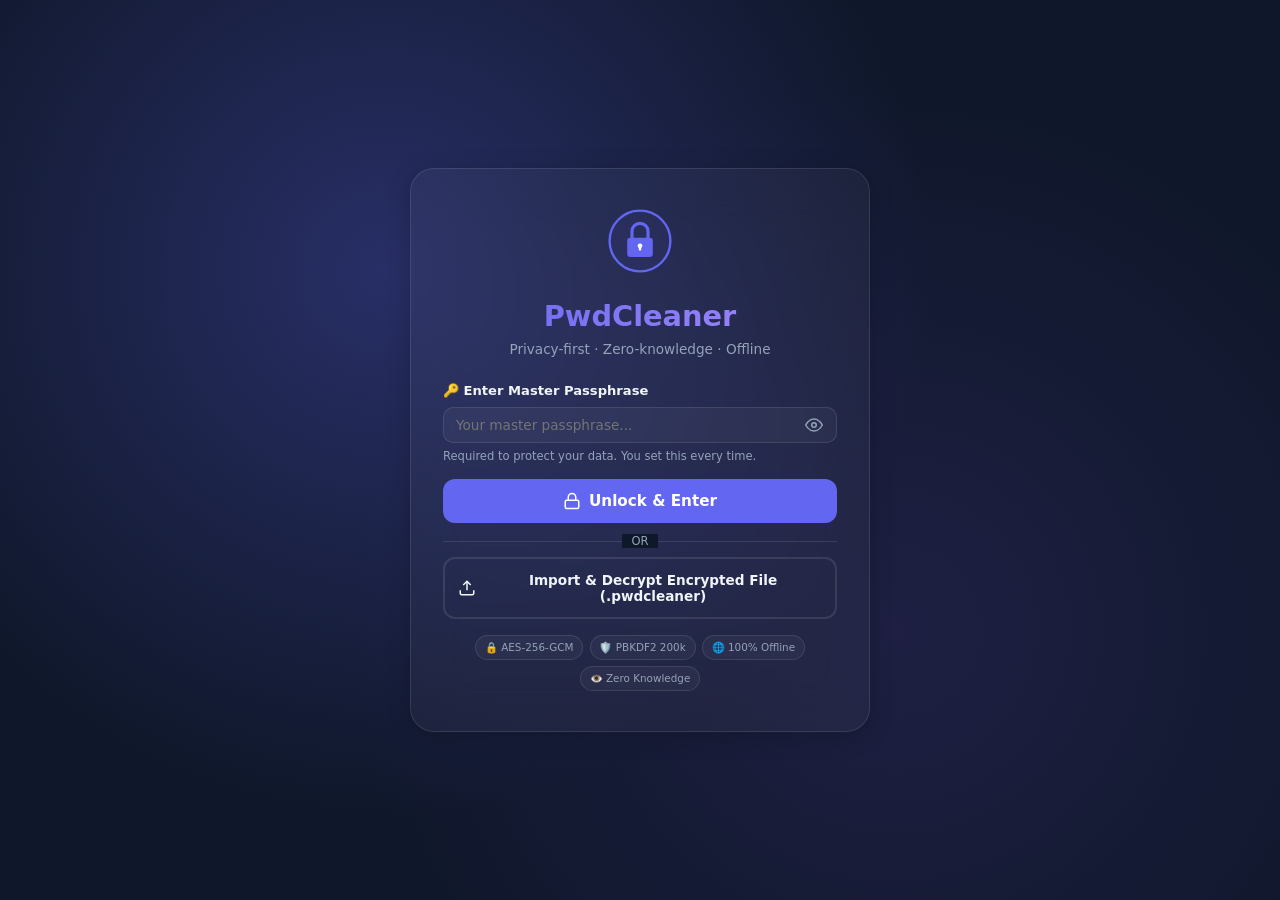
<file: index.html>
<!DOCTYPE html>
<html lang="en" data-theme="dark">
<head>
  <meta charset="UTF-8">
  <meta name="viewport" content="width=device-width, initial-scale=1.0">
  <meta name="description" content="Privacy-first password manager duplicate cleaner & universal format converter. Supports 40+ formats. All processing client-side.">
  <meta name="theme-color" content="#6366f1">
  <title>PwdCleaner – Password Manager Duplicate Cleaner & Format Converter</title>
  <link rel="manifest" href="manifest.json">
  <link rel="stylesheet" href="styles.css">
</head>
<body>
  <!-- ===== LOCK SCREEN (Master Passphrase Gate) ===== -->
  <div class="lock-screen" id="lockScreen">
    <div class="lock-card">
      <div class="lock-icon">
        <svg viewBox="0 0 80 80" fill="none">
          <circle cx="40" cy="40" r="38" stroke="#6366f1" stroke-width="3" fill="rgba(99,102,241,0.05)"/>
          <rect x="24" y="36" width="32" height="24" rx="4" fill="#6366f1"/>
          <path d="M30 36v-8a10 10 0 0120 0v8" stroke="#6366f1" stroke-width="4" fill="none" stroke-linecap="round"/>
          <circle cx="40" cy="46" r="3" fill="#fff"/>
          <rect x="38.5" y="46" width="3" height="6" rx="1" fill="#fff"/>
        </svg>
      </div>
      <h1>PwdCleaner</h1>
      <p>Privacy-first · Zero-knowledge · Offline</p>

      <div class="lock-form">
        <div class="lock-field">
          <label for="lockMasterPass">🔑 Enter Master Passphrase</label>
          <div style="position:relative;">
            <input type="password" id="lockMasterPass" placeholder="Your master passphrase..." autocomplete="off" style="padding-right:44px;">
            <button type="button" id="lockToggleVis" style="position:absolute;right:10px;top:50%;transform:translateY(-50%);background:none;border:none;cursor:pointer;color:var(--text-secondary);padding:4px;display:flex;align-items:center;" title="Show/hide passphrase" aria-label="Toggle passphrase visibility">
              <svg id="lockEyeOpen" viewBox="0 0 24 24" fill="none" stroke="currentColor" stroke-width="2" width="18" height="18"><path d="M1 12s4-8 11-8 11 8 11 8-4 8-11 8-11-8-11-8z"/><circle cx="12" cy="12" r="3"/></svg>
              <svg id="lockEyeClosed" viewBox="0 0 24 24" fill="none" stroke="currentColor" stroke-width="2" width="18" height="18" style="display:none;"><path d="M17.94 17.94A10.07 10.07 0 0112 20c-7 0-11-8-11-8a18.45 18.45 0 015.06-5.94M9.9 4.24A9.12 9.12 0 0112 4c7 0 11 8 11 8a18.5 18.5 0 01-2.16 3.19m-6.72-1.07a3 3 0 11-4.24-4.24"/><line x1="1" y1="1" x2="23" y2="23"/></svg>
            </button>
          </div>
          <span class="lock-hint">Required to protect your data. You set this every time.</span>
        </div>
        <button class="lock-btn" id="lockEnterBtn">
          <svg viewBox="0 0 24 24" fill="none" stroke="currentColor" stroke-width="2"><rect x="3" y="11" width="18" height="11" rx="2"/><path d="M7 11V7a5 5 0 0110 0v4"/></svg>
          Unlock & Enter
        </button>
        <div class="lock-divider"><span>OR</span></div>
        <button class="lock-btn lock-btn-secondary" id="lockDecryptFileBtn">
          <svg viewBox="0 0 24 24" fill="none" stroke="currentColor" stroke-width="2"><path d="M21 15v4a2 2 0 01-2 2H5a2 2 0 01-2-2v-4"/><polyline points="17 8 12 3 7 8"/><line x1="12" y1="3" x2="12" y2="15"/></svg>
          Import & Decrypt Encrypted File (.pwdcleaner)
        </button>
        <input type="file" id="lockFileInput" accept=".pwdcleaner,.enc,.encrypted,.json" style="display:none;">
      </div>

      <div class="lock-badges">
        <span>🔒 AES-256-GCM</span>
        <span>🛡️ PBKDF2 200k</span>
        <span>🌐 100% Offline</span>
        <span>👁️ Zero Knowledge</span>
      </div>
    </div>
  </div>

  <div class="app-container" id="appMain" style="display:none;">
    <!-- Header -->
    <header class="header">
      <div class="header-inner">
        <div class="logo">
          <svg viewBox="0 0 36 36" fill="none" xmlns="http://www.w3.org/2000/svg">
            <rect width="36" height="36" rx="8" fill="#6366f1"/>
            <path d="M18 8C14.13 8 11 11.13 11 15v3H10a2 2 0 00-2 2v8a2 2 0 002 2h16a2 2 0 002-2v-8a2 2 0 00-2-2h-1v-3c0-3.87-3.13-7-7-7zm0 2.5c2.49 0 4.5 2.01 4.5 4.5v3h-9v-3c0-2.49 2.01-4.5 4.5-4.5zM18 22a2 2 0 110 4 2 2 0 010-4z" fill="white"/>
          </svg>
          <span>PwdCleaner</span>
        </div>
        <div class="header-actions">
          <button class="btn btn-sm btn-secondary" id="installBtn" style="display:none;">
            <svg viewBox="0 0 24 24" fill="none" stroke="currentColor" stroke-width="2"><path d="M12 5v14M5 12l7 7 7-7"/></svg>
            Install App
          </button>
          <button class="btn-icon" id="themeToggle" title="Toggle dark/light mode" aria-label="Toggle theme">
            <svg id="sunIcon" viewBox="0 0 24 24" fill="none" stroke="currentColor" stroke-width="2" style="display:none"><circle cx="12" cy="12" r="5"/><path d="M12 1v2M12 21v2M4.22 4.22l1.42 1.42M18.36 18.36l1.42 1.42M1 12h2M21 12h2M4.22 19.78l1.42-1.42M18.36 5.64l1.42-1.42"/></svg>
            <svg id="moonIcon" viewBox="0 0 24 24" fill="none" stroke="currentColor" stroke-width="2"><path d="M21 12.79A9 9 0 1111.21 3a7 7 0 009.79 9.79z"/></svg>
          </button>
        </div>
      </div>
    </header>

    <!-- Hero -->
    <section class="hero">
      <h1>Password Duplicate Cleaner</h1>
      <p>Imported from multiple browsers & password managers? Re-imported your vault? PwdCleaner auto-detects and removes all duplicates in one click. 100% offline, zero-knowledge, privacy-first.</p>
      <div class="badge-row">
        <span class="badge">🔒 Zero Tracking</span>
        <span class="badge">🌐 40+ Formats</span>
        <span class="badge">📱 Offline-First</span>
        <span class="badge">🔐 AES-GCM Encryption</span>
        <span class="badge">💪 Strength Analyzer</span>
        <span class="badge">🎲 Password Generator</span>
      </div>
    </section>

    <!-- Tab Navigation -->
    <nav class="tab-nav" id="tabNav">
      <button class="tab-btn active" data-tab="workspace">
        <svg viewBox="0 0 24 24" fill="none" stroke="currentColor" stroke-width="2"><rect x="3" y="3" width="18" height="18" rx="2"/><line x1="3" y1="9" x2="21" y2="9"/><line x1="9" y1="21" x2="9" y2="9"/></svg>
        Workspace
      </button>
      <button class="tab-btn" data-tab="health">
        <svg viewBox="0 0 24 24" fill="none" stroke="currentColor" stroke-width="2"><path d="M22 12h-4l-3 9L9 3l-3 9H2"/></svg>
        Health
      </button>
      <button class="tab-btn" data-tab="generator">
        <svg viewBox="0 0 24 24" fill="none" stroke="currentColor" stroke-width="2"><rect x="3" y="11" width="18" height="11" rx="2" ry="2"/><path d="M7 11V7a5 5 0 0110 0v4"/></svg>
        Generator
      </button>
      <button class="tab-btn" data-tab="analyzer">
        <svg viewBox="0 0 24 24" fill="none" stroke="currentColor" stroke-width="2"><path d="M12 22s8-4 8-10V5l-8-3-8 3v7c0 6 8 10 8 10z"/></svg>
        Analyzer
      </button>
      <button class="tab-btn" data-tab="tools">
        <svg viewBox="0 0 24 24" fill="none" stroke="currentColor" stroke-width="2"><circle cx="12" cy="12" r="3"/><path d="M19.4 15a1.65 1.65 0 00.33 1.82l.06.06a2 2 0 010 2.83 2 2 0 01-2.83 0l-.06-.06a1.65 1.65 0 00-1.82-.33 1.65 1.65 0 00-1 1.51V21a2 2 0 01-4 0v-.09A1.65 1.65 0 009 19.4a1.65 1.65 0 00-1.82.33l-.06.06a2 2 0 01-2.83-2.83l.06-.06A1.65 1.65 0 004.68 15a1.65 1.65 0 00-1.51-1H3a2 2 0 010-4h.09A1.65 1.65 0 004.6 9a1.65 1.65 0 00-.33-1.82l-.06-.06a2 2 0 012.83-2.83l.06.06A1.65 1.65 0 009 4.68a1.65 1.65 0 001-1.51V3a2 2 0 014 0v.09a1.65 1.65 0 001 1.51 1.65 1.65 0 001.82-.33l.06-.06a2 2 0 012.83 2.83l-.06.06A1.65 1.65 0 0019.4 9a1.65 1.65 0 001.51 1H21a2 2 0 010 4h-.09a1.65 1.65 0 00-1.51 1z"/></svg>
        Tools
      </button>
      <button class="tab-btn" data-tab="stats">
        <svg viewBox="0 0 24 24" fill="none" stroke="currentColor" stroke-width="2"><line x1="18" y1="20" x2="18" y2="10"/><line x1="12" y1="20" x2="12" y2="4"/><line x1="6" y1="20" x2="6" y2="14"/></svg>
        Stats
      </button>
    </nav>

    <!-- Stats -->
    <section class="stats-bar glass-card" id="statsBar">
      <div class="stat-item">
        <div class="stat-value" id="statEntries">0</div>
        <div class="stat-label">Total Entries</div>
      </div>
      <div class="stat-item">
        <div class="stat-value" id="statDuplicates">0</div>
        <div class="stat-label">Duplicates Found</div>
      </div>
      <div class="stat-item">
        <div class="stat-value" id="statGroups">0</div>
        <div class="stat-label">Duplicate Groups</div>
      </div>
      <div class="stat-item">
        <div class="stat-value" id="statFormats">0</div>
        <div class="stat-label">Formats Detected</div>
      </div>
      <div class="stat-item">
        <div class="stat-value" id="statWeak">0</div>
        <div class="stat-label">Weak Passwords</div>
      </div>
      <div class="stat-item">
        <div class="stat-value" id="statReused">0</div>
        <div class="stat-label">Reused Passwords</div>
      </div>
    </section>

    <!-- Search & Filter Bar -->
    <section class="glass-card mb-2" id="searchSection" style="display:none;">
      <div class="section-title">
        <svg viewBox="0 0 24 24" fill="none" stroke="currentColor" stroke-width="2"><circle cx="11" cy="11" r="8"/><line x1="21" y1="21" x2="16.65" y2="16.65"/></svg>
        Search & Filter Entries
      </div>
      <div class="controls-row">
        <div class="control-group" style="flex:3;">
          <label for="searchInput">Search</label>
          <input type="text" id="searchInput" placeholder="Search by website, username, name...">
        </div>
        <div class="control-group">
          <label for="filterSource">Filter by Source</label>
          <select id="filterSource">
            <option value="">All Sources</option>
          </select>
        </div>
        <div class="control-group">
          <label for="filterStrength">Filter by Strength</label>
          <select id="filterStrength">
            <option value="">All Strengths</option>
            <option value="weak">Weak</option>
            <option value="fair">Fair</option>
            <option value="good">Good</option>
            <option value="strong">Strong</option>
          </select>
        </div>
      </div>
      <div class="controls-row" style="margin-top:0.5rem;">
        <button class="btn btn-secondary btn-sm" id="selectAllFilteredBtn" title="Select all currently visible entries">
          <svg viewBox="0 0 24 24" fill="none" stroke="currentColor" stroke-width="2" width="16" height="16"><polyline points="9 11 12 14 22 4"/><path d="M21 12v7a2 2 0 01-2 2H5a2 2 0 01-2-2V5a2 2 0 012-2h11"/></svg>
          Select All Filtered
        </button>
        <button class="btn btn-danger btn-sm" id="deleteSelectedBtn" title="Delete all selected entries">
          <svg viewBox="0 0 24 24" fill="none" stroke="currentColor" stroke-width="2" width="16" height="16"><polyline points="3 6 5 6 21 6"/><path d="M19 6l-1 14a2 2 0 01-2 2H8a2 2 0 01-2-2L5 6"/><path d="M10 11v6M14 11v6"/></svg>
          Delete Selected
        </button>
        <button class="btn btn-secondary btn-sm" id="autoCategorizeBtn" title="Automatically group entries into folders based on domain">
          <svg viewBox="0 0 24 24" fill="none" stroke="currentColor" stroke-width="2" width="16" height="16"><path d="M22 19a2 2 0 01-2 2H4a2 2 0 01-2-2V5a2 2 0 012-2h5l2 3h9a2 2 0 012 2z"/></svg>
          Auto-Categorize
        </button>
        <span id="filterCount" style="margin-left:auto;color:var(--text-secondary);font-size:0.85rem;align-self:center;"></span>
      </div>
    </section>

    <!-- Upload Area -->
    <section class="glass-card mb-2">
      <div class="section-title">
        <svg viewBox="0 0 24 24" fill="none" stroke="currentColor" stroke-width="2"><path d="M21 15v4a2 2 0 01-2 2H5a2 2 0 01-2-2v-4"/><polyline points="17 8 12 3 7 8"/><line x1="12" y1="3" x2="12" y2="15"/></svg>
        Import Passwords
      </div>
      <div class="upload-area" id="uploadArea">
        <input type="file" id="fileInput" multiple accept=".csv,.json,.txt,.xml,.1pux">
        <div class="upload-icon">
          <svg viewBox="0 0 48 48" fill="none" stroke="currentColor" stroke-width="2">
            <rect x="6" y="6" width="36" height="36" rx="4" stroke-dasharray="4 4"/>
            <path d="M24 16v16M16 24h16"/>
          </svg>
        </div>
        <h3>Drop files here or click to browse</h3>
        <p>Supports CSV, JSON, TXT, XML from 40+ password managers</p>
      </div>
      <div style="display:flex;gap:0.75rem;margin-top:1rem;flex-wrap:wrap;align-items:center;">
        <button class="btn btn-secondary btn-sm" id="loadSampleBtn">
          <svg viewBox="0 0 24 24" fill="none" stroke="currentColor" stroke-width="2" width="16" height="16"><path d="M14 2H6a2 2 0 00-2 2v16a2 2 0 002 2h12a2 2 0 002-2V8z"/><polyline points="14 2 14 8 20 8"/><line x1="16" y1="13" x2="8" y2="13"/><line x1="16" y1="17" x2="8" y2="17"/></svg>
          Load Sample Data
        </button>
        <button class="btn btn-secondary btn-sm" id="clearAllBtn" title="Clear all data and start fresh">
          <svg viewBox="0 0 24 24" fill="none" stroke="currentColor" stroke-width="2" width="16" height="16"><polyline points="3 6 5 6 21 6"/><path d="M19 6l-1 14a2 2 0 01-2 2H8a2 2 0 01-2-2L5 6"/><path d="M10 11v6M14 11v6"/></svg>
          Clear All Data
        </button>
        <button class="btn btn-secondary btn-sm" id="undoBtn" style="display:none;" title="Undo last action (Ctrl+Z)">
          <svg viewBox="0 0 24 24" fill="none" stroke="currentColor" stroke-width="2" width="16" height="16"><polyline points="1 4 1 10 7 10"/><path d="M3.51 15a9 9 0 102.13-9.36L1 10"/></svg>
          Undo
        </button>
        <div style="margin-left:auto;display:flex;align-items:center;gap:0.5rem;">
          <label class="toggle-wrapper" id="importModeToggle">
            <div class="toggle">
              <input type="checkbox" id="importModeCheckbox">
              <span class="toggle-slider"></span>
            </div>
            <span class="toggle-label" style="font-size:0.8rem;">Replace Mode</span>
          </label>
        </div>
      </div>
    </section>

    <!-- Controls -->
    <section class="glass-card mb-2">
      <div class="section-title">
        <svg viewBox="0 0 24 24" fill="none" stroke="currentColor" stroke-width="2"><circle cx="12" cy="12" r="3"/><path d="M19.4 15a1.65 1.65 0 00.33 1.82l.06.06a2 2 0 010 2.83 2 2 0 01-2.83 0l-.06-.06a1.65 1.65 0 00-1.82-.33 1.65 1.65 0 00-1 1.51V21a2 2 0 01-4 0v-.09A1.65 1.65 0 009 19.4a1.65 1.65 0 00-1.82.33l-.06.06a2 2 0 01-2.83-2.83l.06-.06A1.65 1.65 0 004.68 15a1.65 1.65 0 00-1.51-1H3a2 2 0 010-4h.09A1.65 1.65 0 004.6 9a1.65 1.65 0 00-.33-1.82l-.06-.06a2 2 0 012.83-2.83l.06.06A1.65 1.65 0 009 4.68a1.65 1.65 0 001-1.51V3a2 2 0 014 0v.09a1.65 1.65 0 001 1.51 1.65 1.65 0 001.82-.33l.06-.06a2 2 0 012.83 2.83l-.06.06A1.65 1.65 0 0019.4 9a1.65 1.65 0 001.51 1H21a2 2 0 010 4h-.09a1.65 1.65 0 00-1.51 1z"/></svg>
        Detection & Export Controls
      </div>
      <div class="controls-row">
        <div class="control-group">
          <label for="duplicateRule">Duplicate Detection Rule</label>
          <select id="duplicateRule">
            <option value="exact">Exact Match (website + username + password)</option>
            <option value="websiteUsername">Website + Username</option>
            <option value="website">Website Only</option>
            <option value="fuzzy">Fuzzy Domain Match</option>
          </select>
        </div>
        <div class="control-group">
          <label for="exportFormat">Export Format</label>
          <select id="exportFormat">
            <option value="bitwarden-csv">Bitwarden (CSV)</option>
            <option value="bitwarden-json">Bitwarden (JSON)</option>
            <option value="chrome-csv">Chrome / Brave / Edge (CSV)</option>
            <option value="firefox-csv">Firefox (CSV)</option>
            <option value="lastpass-csv">LastPass (CSV)</option>
            <option value="1password-csv">1Password (CSV)</option>
            <option value="dashlane-csv">Dashlane (CSV)</option>
            <option value="keeper-csv">Keeper (CSV)</option>
            <option value="nordpass-csv">NordPass (CSV)</option>
            <option value="roboform-csv">RoboForm (CSV)</option>
            <option value="keepass-csv">KeePass (CSV)</option>
            <option value="enpass-csv">Enpass (CSV)</option>
            <option value="protonpass-json">Proton Pass (JSON)</option>
            <option value="zoho-csv">Zoho Vault (CSV)</option>
            <option value="generic-csv">Generic CSV</option>
            <option value="generic-json">Generic JSON</option>
          </select>
        </div>
      </div>
      <div class="controls-row">
        <button class="btn btn-primary" id="findDuplicatesBtn">
          <svg viewBox="0 0 24 24" fill="none" stroke="currentColor" stroke-width="2" width="18" height="18"><circle cx="11" cy="11" r="8"/><line x1="21" y1="21" x2="16.65" y2="16.65"/></svg>
          Find Duplicates
        </button>
        <button class="btn btn-success" id="exportBtn">
          <svg viewBox="0 0 24 24" fill="none" stroke="currentColor" stroke-width="2" width="18" height="18"><path d="M21 15v4a2 2 0 01-2 2H5a2 2 0 01-2-2v-4"/><polyline points="7 10 12 15 17 10"/><line x1="12" y1="15" x2="12" y2="3"/></svg>
          Export Cleaned Data
        </button>
      </div>

      <!-- Encrypted File Actions (always visible, clear buttons) -->
      <div style="margin-top:1rem;padding-top:1rem;border-top:1px solid var(--border);">
        <div class="section-title" style="margin-bottom:0.75rem;">
          <svg viewBox="0 0 24 24" fill="none" stroke="currentColor" stroke-width="2"><rect x="3" y="11" width="18" height="11" rx="2" ry="2"/><path d="M7 11V7a5 5 0 0110 0v4"/></svg>
          Encrypted File (AES-256-GCM · Zero-Knowledge)
        </div>
        <p style="color:var(--text-secondary);font-size:0.85rem;margin-bottom:1rem;">Your master passphrase is: <strong id="masterPassDisplay" style="color:var(--accent);">—</strong> · Data is always encrypted in memory.</p>
        <div id="storageSecurityBadge" style="display:flex;align-items:center;gap:6px;padding:6px 12px;background:rgba(34,197,94,0.08);border:1px solid rgba(34,197,94,0.2);border-radius:8px;font-size:0.78rem;color:#22c55e;margin-bottom:0.75rem;">
          <svg viewBox="0 0 24 24" fill="none" stroke="currentColor" stroke-width="2" width="14" height="14"><path d="M12 22s8-4 8-10V5l-8-3-8 3v7c0 6 8 10 8 10z"/></svg>
          <span id="storageSecurityText">🔒 localStorage: AES-256-GCM encrypted (PBKDF2 100k) — no plaintext passwords stored</span>
        </div>
        <div style="display:flex;gap:0.75rem;flex-wrap:wrap;">
          <button class="btn btn-primary" id="encExportBtn" style="background:#22c55e;" title="Download your vault as an encrypted .pwdcleaner file">
            <svg viewBox="0 0 24 24" fill="none" stroke="currentColor" stroke-width="2" width="18" height="18"><path d="M21 15v4a2 2 0 01-2 2H5a2 2 0 01-2-2v-4"/><polyline points="10 9 12 7 14 9"/><line x1="12" y1="7" x2="12" y2="17"/></svg>
            🔒 Download Encrypted File
          </button>
          <button class="btn btn-secondary" id="encImportBtn" title="Import and decrypt a .pwdcleaner file">
            <svg viewBox="0 0 24 24" fill="none" stroke="currentColor" stroke-width="2" width="18" height="18"><path d="M21 15v4a2 2 0 01-2 2H5a2 2 0 01-2-2v-4"/><polyline points="17 8 12 13 7 8"/><line x1="12" y1="13" x2="12" y2="3"/></svg>
            🔓 Import & Decrypt File
          </button>
          <input type="file" id="encFileInput" accept=".pwdcleaner,.enc,.encrypted" style="display:none;">
        </div>
      </div>
    </section>

    <!-- Progress -->
    <div class="progress-container" id="progressContainer">
      <div class="progress-bar">
        <div class="progress-fill" id="progressFill"></div>
      </div>
      <div class="progress-text" id="progressText">Processing...</div>
    </div>

    <!-- Duplicate Results -->
    <section class="glass-card mb-2" id="resultsSection" style="display:none;">
      <div class="section-title">
        <svg viewBox="0 0 24 24" fill="none" stroke="currentColor" stroke-width="2"><path d="M10.29 3.86L1.82 18a2 2 0 001.71 3h16.94a2 2 0 001.71-3L13.71 3.86a2 2 0 00-3.42 0z"/><line x1="12" y1="9" x2="12" y2="13"/><line x1="12" y1="17" x2="12.01" y2="17"/></svg>
        Duplicate Groups
        <button class="btn btn-danger btn-sm" id="deleteMarkedBtn" style="margin-left:auto;">
          <svg viewBox="0 0 24 24" fill="none" stroke="currentColor" stroke-width="2" width="16" height="16"><polyline points="3 6 5 6 21 6"/><path d="M19 6l-1 14a2 2 0 01-2 2H8a2 2 0 01-2-2L5 6"/><path d="M10 11v6M14 11v6"/></svg>
          Delete Marked
        </button>
      </div>
      <div id="duplicateGroups"></div>
    </section>

    <!-- All Entries View -->
    <section class="glass-card mb-2" id="entriesSection" style="display:none;">
      <div class="section-title">
        <svg viewBox="0 0 24 24" fill="none" stroke="currentColor" stroke-width="2"><rect x="3" y="3" width="18" height="18" rx="2" ry="2"/><line x1="3" y1="9" x2="21" y2="9"/><line x1="9" y1="21" x2="9" y2="9"/></svg>
        All Imported Entries
      </div>
      <div id="allEntries"></div>
    </section>

    <!-- ===== HEALTH TAB ===== -->
    <section class="glass-card mb-2 tab-panel" id="healthPanel" style="display:none;">
      <div class="section-title">
        <svg viewBox="0 0 24 24" fill="none" stroke="currentColor" stroke-width="2"><path d="M22 12h-4l-3 9L9 3l-3 9H2"/></svg>
        Password Health Dashboard
      </div>
      <div class="health-grid">
        <div class="health-card glass-card" id="healthScoreCard">
          <div class="health-ring" id="healthRing">
            <svg viewBox="0 0 120 120">
              <circle cx="60" cy="60" r="52" fill="none" stroke="var(--border)" stroke-width="8"/>
              <circle cx="60" cy="60" r="52" fill="none" stroke="var(--accent)" stroke-width="8"
                stroke-dasharray="327" stroke-dashoffset="327" stroke-linecap="round" transform="rotate(-90 60 60)"
                id="healthCircle"/>
            </svg>
            <div class="health-score-text" id="healthScoreText">0</div>
          </div>
          <div class="health-label">Overall Health Score</div>
        </div>
        <div class="health-card glass-card">
          <div class="health-icon" style="color:var(--danger);">
            <svg viewBox="0 0 24 24" fill="none" stroke="currentColor" stroke-width="2" width="32" height="32"><path d="M10.29 3.86L1.82 18a2 2 0 001.71 3h16.94a2 2 0 001.71-3L13.71 3.86a2 2 0 00-3.42 0z"/><line x1="12" y1="9" x2="12" y2="13"/><line x1="12" y1="17" x2="12.01" y2="17"/></svg>
          </div>
          <div class="health-value" id="healthWeak">0</div>
          <div class="health-label">Weak Passwords</div>
          <div class="health-detail">Score &lt; 30</div>
        </div>
        <div class="health-card glass-card">
          <div class="health-icon" style="color:var(--warning);">
            <svg viewBox="0 0 24 24" fill="none" stroke="currentColor" stroke-width="2" width="32" height="32"><path d="M17 21v-2a4 4 0 00-4-4H5a4 4 0 00-4 4v2"/><circle cx="9" cy="7" r="4"/><path d="M23 21v-2a4 4 0 00-3-3.87"/><path d="M16 3.13a4 4 0 010 7.75"/></svg>
          </div>
          <div class="health-value" id="healthReused">0</div>
          <div class="health-label">Reused Passwords</div>
          <div class="health-detail">Same password on multiple sites</div>
        </div>
        <div class="health-card glass-card">
          <div class="health-icon" style="color:var(--success);">
            <svg viewBox="0 0 24 24" fill="none" stroke="currentColor" stroke-width="2" width="32" height="32"><path d="M12 22s8-4 8-10V5l-8-3-8 3v7c0 6 8 10 8 10z"/></svg>
          </div>
          <div class="health-value" id="healthStrong">0</div>
          <div class="health-label">Strong Passwords</div>
          <div class="health-detail">Score &ge; 70</div>
        </div>
        <div class="health-card glass-card">
          <div class="health-icon" style="color:var(--accent);">
            <svg viewBox="0 0 24 24" fill="none" stroke="currentColor" stroke-width="2" width="32" height="32"><rect x="3" y="11" width="18" height="11" rx="2" ry="2"/><path d="M7 11V7a5 5 0 0110 0v4"/></svg>
          </div>
          <div class="health-value" id="healthNoTotp">0</div>
          <div class="health-label">No 2FA/TOTP</div>
          <div class="health-detail">Missing two-factor auth</div>
        </div>
        <div class="health-card glass-card">
          <div class="health-icon" style="color:#8b5cf6;">
            <svg viewBox="0 0 24 24" fill="none" stroke="currentColor" stroke-width="2" width="32" height="32"><circle cx="12" cy="12" r="10"/><line x1="12" y1="8" x2="12" y2="12"/><line x1="12" y1="16" x2="12.01" y2="16"/></svg>
          </div>
          <div class="health-value" id="healthShortPw">0</div>
          <div class="health-label">Short Passwords</div>
          <div class="health-detail">Length &lt; 8 characters</div>
        </div>
      </div>
      <button class="btn btn-primary mt-2" id="analyzeHealthBtn" title="Scan all passwords for strength and reuse issues">
        <svg viewBox="0 0 24 24" fill="none" stroke="currentColor" stroke-width="2" width="18" height="18"><path d="M22 12h-4l-3 9L9 3l-3 9H2"/></svg>
        Run Health Analysis
      </button>
      <div id="healthDetails" class="mt-2" style="display:none;"></div>
    </section>

    <!-- ===== GENERATOR TAB ===== -->
    <section class="glass-card mb-2 tab-panel" id="generatorPanel" style="display:none;">
      <div class="section-title">
        <svg viewBox="0 0 24 24" fill="none" stroke="currentColor" stroke-width="2"><rect x="3" y="11" width="18" height="11" rx="2" ry="2"/><path d="M7 11V7a5 5 0 0110 0v4"/></svg>
        Password Generator
      </div>
      <div class="generator-output">
        <input type="text" id="generatedPassword" readonly placeholder="Click Generate..." class="gen-output">
        <div class="gen-actions">
          <button class="btn btn-icon" id="copyGenBtn" title="Copy to clipboard">
            <svg viewBox="0 0 24 24" fill="none" stroke="currentColor" stroke-width="2"><rect x="9" y="9" width="13" height="13" rx="2" ry="2"/><path d="M5 15H4a2 2 0 01-2-2V4a2 2 0 012-2h9a2 2 0 012 2v1"/></svg>
          </button>
          <button class="btn btn-icon" id="regenBtn" title="Regenerate">
            <svg viewBox="0 0 24 24" fill="none" stroke="currentColor" stroke-width="2"><polyline points="23 4 23 10 17 10"/><path d="M20.49 15a9 9 0 11-2.12-9.36L23 10"/></svg>
          </button>
        </div>
      </div>
      <div class="gen-strength-bar">
        <div class="gen-strength-fill" id="genStrengthFill"></div>
        <span class="gen-strength-label" id="genStrengthLabel">—</span>
      </div>
      <div class="controls-row mt-2">
        <div class="control-group">
          <label for="genLength">Length: <span id="genLengthVal">20</span></label>
          <input type="range" id="genLength" min="8" max="128" value="20" style="width:100%;accent-color:var(--accent);">
        </div>
      </div>
      <div class="gen-options">
        <label class="toggle-wrapper">
          <div class="toggle">
            <input type="checkbox" id="genUpper" checked>
            <span class="toggle-slider"></span>
          </div>
          <span class="toggle-label">Uppercase (A-Z)</span>
        </label>
        <label class="toggle-wrapper">
          <div class="toggle">
            <input type="checkbox" id="genLower" checked>
            <span class="toggle-slider"></span>
          </div>
          <span class="toggle-label">Lowercase (a-z)</span>
        </label>
        <label class="toggle-wrapper">
          <div class="toggle">
            <input type="checkbox" id="genDigits" checked>
            <span class="toggle-slider"></span>
          </div>
          <span class="toggle-label">Digits (0-9)</span>
        </label>
        <label class="toggle-wrapper">
          <div class="toggle">
            <input type="checkbox" id="genSymbols" checked>
            <span class="toggle-slider"></span>
          </div>
          <span class="toggle-label">Symbols (!@#$...)</span>
        </label>
        <label class="toggle-wrapper">
          <div class="toggle">
            <input type="checkbox" id="genAmbiguous">
            <span class="toggle-slider"></span>
          </div>
          <span class="toggle-label">Exclude Ambiguous (0O1lI)</span>
        </label>
      </div>
      <div class="controls-row mt-2">
        <div class="control-group">
          <label for="genExcludeChars">Exclude Characters</label>
          <input type="text" id="genExcludeChars" placeholder="e.g. {}[]()">
        </div>
        <div class="control-group">
          <label for="genCount">Generate Count</label>
          <input type="text" id="genCount" value="1" placeholder="1-50">
        </div>
      </div>
      <button class="btn btn-primary mt-2" id="generateBtn">
        <svg viewBox="0 0 24 24" fill="none" stroke="currentColor" stroke-width="2" width="18" height="18"><rect x="3" y="11" width="18" height="11" rx="2" ry="2"/><path d="M7 11V7a5 5 0 0110 0v4"/></svg>
        Generate Password(s)
      </button>
      <div id="genHistory" class="mt-2"></div>
    </section>

    <!-- ===== ANALYZER TAB ===== -->
    <section class="glass-card mb-2 tab-panel" id="analyzerPanel" style="display:none;">
      <div class="section-title">
        <svg viewBox="0 0 24 24" fill="none" stroke="currentColor" stroke-width="2"><path d="M12 22s8-4 8-10V5l-8-3-8 3v7c0 6 8 10 8 10z"/></svg>
        Password Strength Analyzer
      </div>
      <p style="color:var(--text-secondary);font-size:0.9rem;margin-bottom:1rem;">Analyze the strength of a password without storing it. 100% local — nothing is sent anywhere.</p>
      <div class="controls-row">
        <div class="control-group" style="flex:3;">
          <label for="analyzeInput">Password to Analyze</label>
          <input type="password" id="analyzeInput" placeholder="Type or paste a password...">
        </div>
        <button class="btn btn-secondary" id="analyzeToggleVis" style="align-self:flex-end;" aria-label="Toggle password visibility">
          <svg viewBox="0 0 24 24" fill="none" stroke="currentColor" stroke-width="2" width="18" height="18"><path d="M1 12s4-8 11-8 11 8 11 8-4 8-11 8-11-8-11-8z"/><circle cx="12" cy="12" r="3"/></svg>
        </button>
      </div>
      <div class="analyzer-result mt-2" id="analyzerResult" style="display:none;">
        <div class="analyzer-score-row">
          <div class="analyzer-score-ring" id="analyzerRing">
            <span id="analyzerScore">0</span>
          </div>
          <div class="analyzer-score-info">
            <div class="analyzer-rating" id="analyzerRating">—</div>
            <div class="analyzer-crack-time" id="analyzerCrackTime">—</div>
          </div>
        </div>
        <div class="analyzer-checks" id="analyzerChecks"></div>
        <div class="analyzer-suggestions mt-1" id="analyzerSuggestions"></div>
      </div>
      <button class="btn btn-primary mt-2" id="analyzeBtn">
        <svg viewBox="0 0 24 24" fill="none" stroke="currentColor" stroke-width="2" width="18" height="18"><path d="M12 22s8-4 8-10V5l-8-3-8 3v7c0 6 8 10 8 10z"/></svg>
        Analyze Strength
      </button>
    </section>

    <!-- ===== TOOLS TAB ===== -->
    <section class="glass-card mb-2 tab-panel" id="toolsPanel" style="display:none;">
      <div class="section-title">
        <svg viewBox="0 0 24 24" fill="none" stroke="currentColor" stroke-width="2"><circle cx="12" cy="12" r="3"/><path d="M19.4 15a1.65 1.65 0 00.33 1.82l.06.06a2 2 0 010 2.83 2 2 0 01-2.83 0l-.06-.06a1.65 1.65 0 00-1.82-.33 1.65 1.65 0 00-1 1.51V21a2 2 0 01-4 0v-.09A1.65 1.65 0 009 19.4a1.65 1.65 0 00-1.82.33l-.06.06a2 2 0 01-2.83-2.83l.06-.06A1.65 1.65 0 004.68 15a1.65 1.65 0 00-1.51-1H3a2 2 0 010-4h.09A1.65 1.65 0 004.6 9a1.65 1.65 0 00-.33-1.82l-.06-.06a2 2 0 012.83-2.83l.06.06A1.65 1.65 0 009 4.68a1.65 1.65 0 001-1.51V3a2 2 0 014 0v.09a1.65 1.65 0 001 1.51 1.65 1.65 0 001.82-.33l.06-.06a2 2 0 012.83 2.83l-.06.06A1.65 1.65 0 0019.4 9a1.65 1.65 0 001.51 1H21a2 2 0 010 4h-.09a1.65 1.65 0 00-1.51 1z"/></svg>
        Advanced Tools
      </div>

      <!-- One-Click Auto Clean & Merge -->
      <div class="tool-section" style="background:rgba(34,197,94,0.04);border:1px solid rgba(34,197,94,0.15);border-radius:12px;padding:1.25rem;">
        <h4 style="color:#22c55e;">⚡ One-Click Auto Clean & Merge</h4>
        <p style="color:var(--text-secondary);font-size:0.85rem;margin-bottom:0.75rem;">Imported from multiple browsers/managers? Re-imported your vault? This finds all exact duplicates (same website + username + password) and removes extras in one click — keeping the best entry from each group.</p>
        <div style="display:flex;gap:0.75rem;flex-wrap:wrap;align-items:center;">
          <button class="btn btn-primary" id="autoCleanMergeBtn" style="background:#22c55e;color:#000;font-weight:700;">
            <svg viewBox="0 0 24 24" fill="none" stroke="currentColor" stroke-width="2" width="18" height="18"><path d="M22 11.08V12a10 10 0 11-5.93-9.14"/><polyline points="22 4 12 14.01 9 11.01"/></svg>
            Auto Clean All Duplicates
          </button>
          <span id="autoCleanResult" style="font-size:0.85rem;color:var(--text-secondary);"></span>
        </div>
      </div>

      <!-- Encrypted File Export (AES-256-GCM) -->
      <div class="tool-section" style="background:rgba(99,102,241,0.04);border:1px solid rgba(99,102,241,0.15);border-radius:12px;padding:1.25rem;">
        <h4 style="color:var(--accent);">🔐 Encrypted Vault File (.pwdcleaner)</h4>
        <p style="color:var(--text-secondary);font-size:0.85rem;margin-bottom:0.75rem;">Download your entire vault as one AES-256-GCM encrypted file. Zero-knowledge — only your master passphrase can decrypt it. Share across devices safely.</p>
        <div style="display:flex;gap:0.75rem;flex-wrap:wrap;align-items:center;">
          <span style="font-size:0.85rem;color:var(--accent);font-weight:700;">Passphrase: <span id="toolPassDisplay">same as lock screen</span></span>
        </div>
      </div>

      <!-- Auto-Clean After Export -->
      <div class="tool-section">
        <h4>🧹 Auto-Clean After Export</h4>
        <p style="color:var(--text-secondary);font-size:0.85rem;margin-bottom:0.75rem;">Automatically clear all imported data from browser after exporting — so reimporting the same file won't show old duplicates.</p>
        <label class="toggle-wrapper" id="autoCleanToggleWrap">
          <div class="toggle">
            <input type="checkbox" id="autoCleanAfterExport">
            <span class="toggle-slider"></span>
          </div>
          <span class="toggle-label">Auto-clear data after every export</span>
        </label>
      </div>

      <!-- Backup / Restore -->
      <div class="tool-section">
        <h4>Backup & Restore</h4>
        <p style="color:var(--text-secondary);font-size:0.85rem;margin-bottom:0.75rem;">Create plain JSON backup of all data or restore from a backup file.</p>
        <div style="display:flex;gap:0.75rem;flex-wrap:wrap;">
          <button class="btn btn-secondary btn-sm" id="backupBtn">
            <svg viewBox="0 0 24 24" fill="none" stroke="currentColor" stroke-width="2" width="16" height="16"><path d="M21 15v4a2 2 0 01-2 2H5a2 2 0 01-2-2v-4"/><polyline points="17 8 12 3 7 8"/><line x1="12" y1="3" x2="12" y2="15"/></svg>
            Download Backup (.json)
          </button>
          <button class="btn btn-secondary btn-sm" id="restoreBtn">
            <svg viewBox="0 0 24 24" fill="none" stroke="currentColor" stroke-width="2" width="16" height="16"><path d="M21 15v4a2 2 0 01-2 2H5a2 2 0 01-2-2v-4"/><polyline points="7 10 12 15 17 10"/><line x1="12" y1="15" x2="12" y2="3"/></svg>
            Restore from Backup
          </button>
          <input type="file" id="restoreFileInput" accept=".json" style="display:none;">
        </div>
      </div>

      <!-- Merge Duplicates -->
      <div class="tool-section">
        <h4>Smart Merge Entries</h4>
        <p style="color:var(--text-secondary);font-size:0.85rem;margin-bottom:0.75rem;">Automatically merge entries that share the same website and username, combining notes and keeping the best data.</p>
        <button class="btn btn-secondary btn-sm" id="smartMergeBtn">
          <svg viewBox="0 0 24 24" fill="none" stroke="currentColor" stroke-width="2" width="16" height="16"><path d="M8 6h13M8 12h13M8 18h13M3 6h.01M3 12h.01M3 18h.01"/></svg>
          Smart Merge Duplicates
        </button>
      </div>

      <!-- Remove Empty -->
      <div class="tool-section">
        <h4>Clean Empty Entries</h4>
        <p style="color:var(--text-secondary);font-size:0.85rem;margin-bottom:0.75rem;">Remove entries that have no password, no username, or are completely empty.</p>
        <button class="btn btn-secondary btn-sm" id="removeEmptyBtn">
          <svg viewBox="0 0 24 24" fill="none" stroke="currentColor" stroke-width="2" width="16" height="16"><polyline points="3 6 5 6 21 6"/><path d="M19 6l-1 14a2 2 0 01-2 2H8a2 2 0 01-2-2L5 6"/></svg>
          Remove Empty Entries
        </button>
      </div>

      <!-- Normalize URLs -->
      <div class="tool-section">
        <h4>Normalize URLs</h4>
        <p style="color:var(--text-secondary);font-size:0.85rem;margin-bottom:0.75rem;">Standardize all URLs — remove trailing slashes, www prefix, and ensure consistent format.</p>
        <button class="btn btn-secondary btn-sm" id="normalizeUrlsBtn">
          <svg viewBox="0 0 24 24" fill="none" stroke="currentColor" stroke-width="2" width="16" height="16"><path d="M10 13a5 5 0 007.54.54l3-3a5 5 0 00-7.07-7.07l-1.72 1.71"/><path d="M14 11a5 5 0 00-7.54-.54l-3 3a5 5 0 007.07 7.07l1.71-1.71"/></svg>
          Normalize All URLs
        </button>
      </div>

      <!-- Export Selected -->
      <div class="tool-section">
        <h4>Export Selected Entries</h4>
        <p style="color:var(--text-secondary);font-size:0.85rem;margin-bottom:0.75rem;">Export only the entries you've selected in the search/filter section above.</p>
        <button class="btn btn-secondary btn-sm" id="exportSelectedBtn">
          <svg viewBox="0 0 24 24" fill="none" stroke="currentColor" stroke-width="2" width="16" height="16"><path d="M21 15v4a2 2 0 01-2 2H5a2 2 0 01-2-2v-4"/><polyline points="7 10 12 15 17 10"/><line x1="12" y1="15" x2="12" y2="3"/></svg>
          Export Selected
        </button>
      </div>

      <!-- Encrypted File Terminal / Viewer -->
      <div class="tool-section" style="background:rgba(34,197,94,0.03);border:1px solid rgba(34,197,94,0.12);border-radius:12px;padding:1.25rem;">
        <h4 style="color:#22c55e;">🖥️ Encrypted Data Terminal</h4>
        <p style="color:var(--text-secondary);font-size:0.85rem;margin-bottom:0.75rem;">Inspect any encrypted .pwdcleaner file to see its raw structure. Also shows export/import logs in real-time. This proves your data is truly encrypted.</p>
        <div style="display:flex;gap:0.75rem;flex-wrap:wrap;margin-bottom:0.75rem;">
          <button class="btn btn-secondary btn-sm" id="viewEncFileBtn">
            <svg viewBox="0 0 24 24" fill="none" stroke="currentColor" stroke-width="2" width="16" height="16"><path d="M1 12s4-8 11-8 11 8 11 8-4 8-11 8-11-8-11-8z"/><circle cx="12" cy="12" r="3"/></svg>
            Inspect Encrypted File
          </button>
          <button class="btn btn-secondary btn-sm" id="clearTerminalBtn">
            <svg viewBox="0 0 24 24" fill="none" stroke="currentColor" stroke-width="2" width="16" height="16"><polyline points="3 6 5 6 21 6"/><path d="M19 6l-1 14a2 2 0 01-2 2H8a2 2 0 01-2-2L5 6"/></svg>
            Clear Terminal
          </button>
          <button class="btn btn-secondary btn-sm" id="demoEncryptBtn">
            <svg viewBox="0 0 24 24" fill="none" stroke="currentColor" stroke-width="2" width="16" height="16"><rect x="3" y="11" width="18" height="11" rx="2"/><path d="M7 11V7a5 5 0 0110 0v4"/></svg>
            Demo: Encrypt & Show Raw Data
          </button>
          <input type="file" id="viewEncFileInput" accept=".pwdcleaner,.enc,.encrypted,.json" style="display:none;">
        </div>
        <div class="terminal-wrap">
          <div class="terminal-header">
            <span>● ● ●</span>
            <span>PwdCleaner Terminal</span>
          </div>
          <pre class="terminal-body" id="terminalOutput">PwdCleaner Terminal v2.0
Ready. Export or import a file to see encrypted data here.
Type "Help" → use buttons above.
──────────────────────────────────────────</pre>
        </div>
      </div>

      <!-- Keyboard Shortcuts -->
      <div class="tool-section">
        <h4>Keyboard Shortcuts</h4>
        <div class="shortcuts-grid">
          <div class="shortcut-item"><kbd>Ctrl</kbd>+<kbd>I</kbd> <span>Import file</span></div>
          <div class="shortcut-item"><kbd>Ctrl</kbd>+<kbd>F</kbd> <span>Search entries</span></div>
          <div class="shortcut-item"><kbd>Ctrl</kbd>+<kbd>D</kbd> <span>Find duplicates</span></div>
          <div class="shortcut-item"><kbd>Ctrl</kbd>+<kbd>E</kbd> <span>Export data</span></div>
          <div class="shortcut-item"><kbd>Ctrl</kbd>+<kbd>G</kbd> <span>Generate password</span></div>
          <div class="shortcut-item"><kbd>Ctrl</kbd>+<kbd>Z</kbd> <span>Undo last action</span></div>
          <div class="shortcut-item"><kbd>Ctrl</kbd>+<kbd>L</kbd> <span>Load sample data</span></div>
          <div class="shortcut-item"><kbd>Esc</kbd> <span>Close modal / Clear search</span></div>
        </div>
      </div>
    </section>

    <!-- ===== STATS TAB ===== -->
    <section class="glass-card mb-2 tab-panel" id="statsPanel" style="display:none;">
      <div class="section-title">
        <svg viewBox="0 0 24 24" fill="none" stroke="currentColor" stroke-width="2"><line x1="18" y1="20" x2="18" y2="10"/><line x1="12" y1="20" x2="12" y2="4"/><line x1="6" y1="20" x2="6" y2="14"/></svg>
        Detailed Statistics
      </div>
      <div class="stats-detail-grid">
        <div class="glass-card stat-detail-card">
          <h4>Source Distribution</h4>
          <div id="sourceDistribution"></div>
        </div>
        <div class="glass-card stat-detail-card">
          <h4>Password Length Distribution</h4>
          <div id="lengthDistribution"></div>
        </div>
        <div class="glass-card stat-detail-card">
          <h4>Strength Overview</h4>
          <div id="strengthOverview"></div>
        </div>
        <div class="glass-card stat-detail-card">
          <h4>Top Domains</h4>
          <div id="topDomains"></div>
        </div>
      </div>
      <button class="btn btn-primary mt-2" id="refreshStatsBtn">
        <svg viewBox="0 0 24 24" fill="none" stroke="currentColor" stroke-width="2" width="18" height="18"><polyline points="23 4 23 10 17 10"/><path d="M20.49 15a9 9 0 11-2.12-9.36L23 10"/></svg>
        Refresh Statistics
      </button>
    </section>

    <!-- ===== EDIT ENTRY MODAL ===== -->
    <div class="modal-overlay" id="editModal">
      <div class="modal">
        <h2>Edit Entry</h2>
        <input type="hidden" id="editIndex">
        <div class="form-group">
          <label for="editName">Name</label>
          <input type="text" id="editName" placeholder="Entry name">
        </div>
        <div class="form-group">
          <label for="editUrl">URL / Website</label>
          <input type="text" id="editUrl" placeholder="https://example.com">
        </div>
        <div class="form-group">
          <label for="editUsername">Username</label>
          <input type="text" id="editUsername" placeholder="user@example.com">
        </div>
        <div class="form-group">
          <label for="editPassword">Password</label>
          <input type="text" id="editPassword" placeholder="Password">
        </div>
        <div class="form-group">
          <label for="editNotes">Notes</label>
          <input type="text" id="editNotes" placeholder="Optional notes">
        </div>
        <div class="form-group">
          <label for="editGroup">Group / Folder</label>
          <input type="text" id="editGroup" placeholder="e.g. Work, Social">
        </div>
        <div class="modal-actions">
          <button class="btn btn-secondary" id="editCancelBtn">Cancel</button>
          <button class="btn btn-danger" id="editDeleteBtn">Delete Entry</button>
          <button class="btn btn-primary" id="editSaveBtn">Save Changes</button>
        </div>
      </div>
    </div>

    <!-- Footer -->
    <footer class="footer">
      <div class="footer-content">
        <div class="footer-section">
          <h4>Developer</h4>
          <a href="https://github.com/SudhirDevOps1" target="_blank" rel="noopener">
            <svg viewBox="0 0 24 24" fill="none" stroke="currentColor" stroke-width="2"><path d="M9 19c-5 1.5-5-2.5-7-3m14 6v-3.87a3.37 3.37 0 00-.94-2.61c3.14-.35 6.44-1.54 6.44-7A5.44 5.44 0 0020 4.77 5.07 5.07 0 0019.91 1S18.73.65 16 2.48a13.38 13.38 0 00-7 0C6.27.65 5.09 1 5.09 1A5.07 5.07 0 005 4.77a5.44 5.44 0 00-1.5 3.78c0 5.42 3.3 6.61 6.44 7A3.37 3.37 0 009 18.13V22"/></svg>
            @SudhirDevOps1
          </a>
          <a href="https://github.com/SudhirDevOps1/PwdCleaner" target="_blank" rel="noopener">
            <svg viewBox="0 0 24 24" fill="none" stroke="currentColor" stroke-width="2"><circle cx="12" cy="12" r="10"/><line x1="2" y1="12" x2="22" y2="12"/><path d="M12 2a15.3 15.3 0 014 10 15.3 15.3 0 01-4 10 15.3 15.3 0 01-4-10 15.3 15.3 0 014-10z"/></svg>
            Source Code
          </a>
          <a href="https://sudhirdevops1.github.io/PwdCleaner/" target="_blank" rel="noopener">
            <svg viewBox="0 0 24 24" fill="none" stroke="currentColor" stroke-width="2"><path d="M18 13v6a2 2 0 01-2 2H5a2 2 0 01-2-2V8a2 2 0 012-2h6"/><polyline points="15 3 21 3 21 9"/><line x1="10" y1="14" x2="21" y2="3"/></svg>
            Live App
          </a>
        </div>
        <div class="footer-section">
          <h4>Share This App</h4>
          <div class="share-buttons">
            <button class="share-btn whatsapp" id="shareWhatsApp" title="Share on WhatsApp">
              <svg viewBox="0 0 24 24" fill="currentColor" width="16" height="16"><path d="M17.472 14.382c-.297-.149-1.758-.867-2.03-.967-.273-.099-.471-.148-.67.15-.197.297-.767.966-.94 1.164-.173.199-.347.223-.644.075-.297-.15-1.255-.463-2.39-1.475-.883-.788-1.48-1.761-1.653-2.059-.173-.297-.018-.458.13-.606.134-.133.298-.347.446-.52.149-.174.198-.298.298-.497.099-.198.05-.371-.025-.52-.075-.149-.669-1.612-.916-2.207-.242-.579-.487-.5-.669-.51-.173-.008-.371-.01-.57-.01-.198 0-.52.074-.792.372-.272.297-1.04 1.016-1.04 2.479 0 1.462 1.065 2.875 1.213 3.074.149.198 2.096 3.2 5.077 4.487.709.306 1.262.489 1.694.625.712.227 1.36.195 1.871.118.571-.085 1.758-.719 2.006-1.413.248-.694.248-1.289.173-1.413-.074-.124-.272-.198-.57-.347z"/><path d="M12 0C5.373 0 0 5.373 0 12c0 2.625.846 5.059 2.284 7.034L.789 23.49l4.597-1.205A11.95 11.95 0 0012 24c6.627 0 12-5.373 12-12S18.627 0 12 0zm0 21.82c-2.08 0-4.016-.639-5.61-1.733l-.403-.267-2.732.716.73-2.667-.28-.447A9.78 9.78 0 012.18 12c0-5.422 4.398-9.82 9.82-9.82 5.422 0 9.82 4.398 9.82 9.82 0 5.422-4.398 9.82-9.82 9.82z"/></svg>
              WhatsApp
            </button>
            <button class="share-btn twitter" id="shareTwitter" title="Share on Twitter">
              <svg viewBox="0 0 24 24" fill="currentColor" width="16" height="16"><path d="M23 3a10.9 10.9 0 01-3.14 1.53 4.48 4.48 0 00-7.86 3v1A10.66 10.66 0 013 4s-4 9 5 13a11.64 11.64 0 01-7 2c9 5 20 0 20-11.5a4.5 4.5 0 00-.08-.83A7.72 7.72 0 0023 3z"/></svg>
              Twitter
            </button>
            <button class="share-btn linkedin" id="shareLinkedIn" title="Share on LinkedIn">
              <svg viewBox="0 0 24 24" fill="currentColor" width="16" height="16"><path d="M16 8a6 6 0 016 6v7h-4v-7a2 2 0 00-4 0v7h-4v-7a6 6 0 016-6zM2 9h4v12H2zM4 2a2 2 0 110 4 2 2 0 010-4z"/></svg>
              LinkedIn
            </button>
            <button class="share-btn share-more" id="shareMore" title="Share via system">
              <svg viewBox="0 0 24 24" fill="none" stroke="currentColor" stroke-width="2" width="16" height="16"><circle cx="18" cy="5" r="3"/><circle cx="6" cy="12" r="3"/><circle cx="18" cy="19" r="3"/><line x1="8.59" y1="13.51" x2="15.42" y2="17.49"/><line x1="15.41" y1="6.51" x2="8.59" y2="10.49"/></svg>
              Share
            </button>
          </div>
        </div>
        <div class="footer-section">
          <h4>Resources</h4>
          <a href="privacy.html">Privacy Policy</a>
          <a href="PRIVACY.md" target="_blank">PRIVACY.md (Full)</a>
          <a href="LIMITATIONS.md" target="_blank">Limitations</a>
          <a href="CONTRIBUTING.md">Contributing</a>
          <a href="CHANGELOG.md">Changelog</a>
          <a href="README.md">Documentation</a>
        </div>
      </div>
      <div class="footer-bottom">
        <p>Created by <a href="https://github.com/SudhirDevOps1" target="_blank" rel="noopener" style="color:var(--accent);font-weight:700;">@SudhirDevOps1</a> · Built with ❤️ for privacy · 100% Client-Side · Zero Tracking · Open Source</p>
      </div>
    </footer>
  </div>

  <!-- Toast Container -->
  <div class="toast-container" id="toastContainer"></div>

  <script src="script.js"></script>
</body>
</html>
</file>
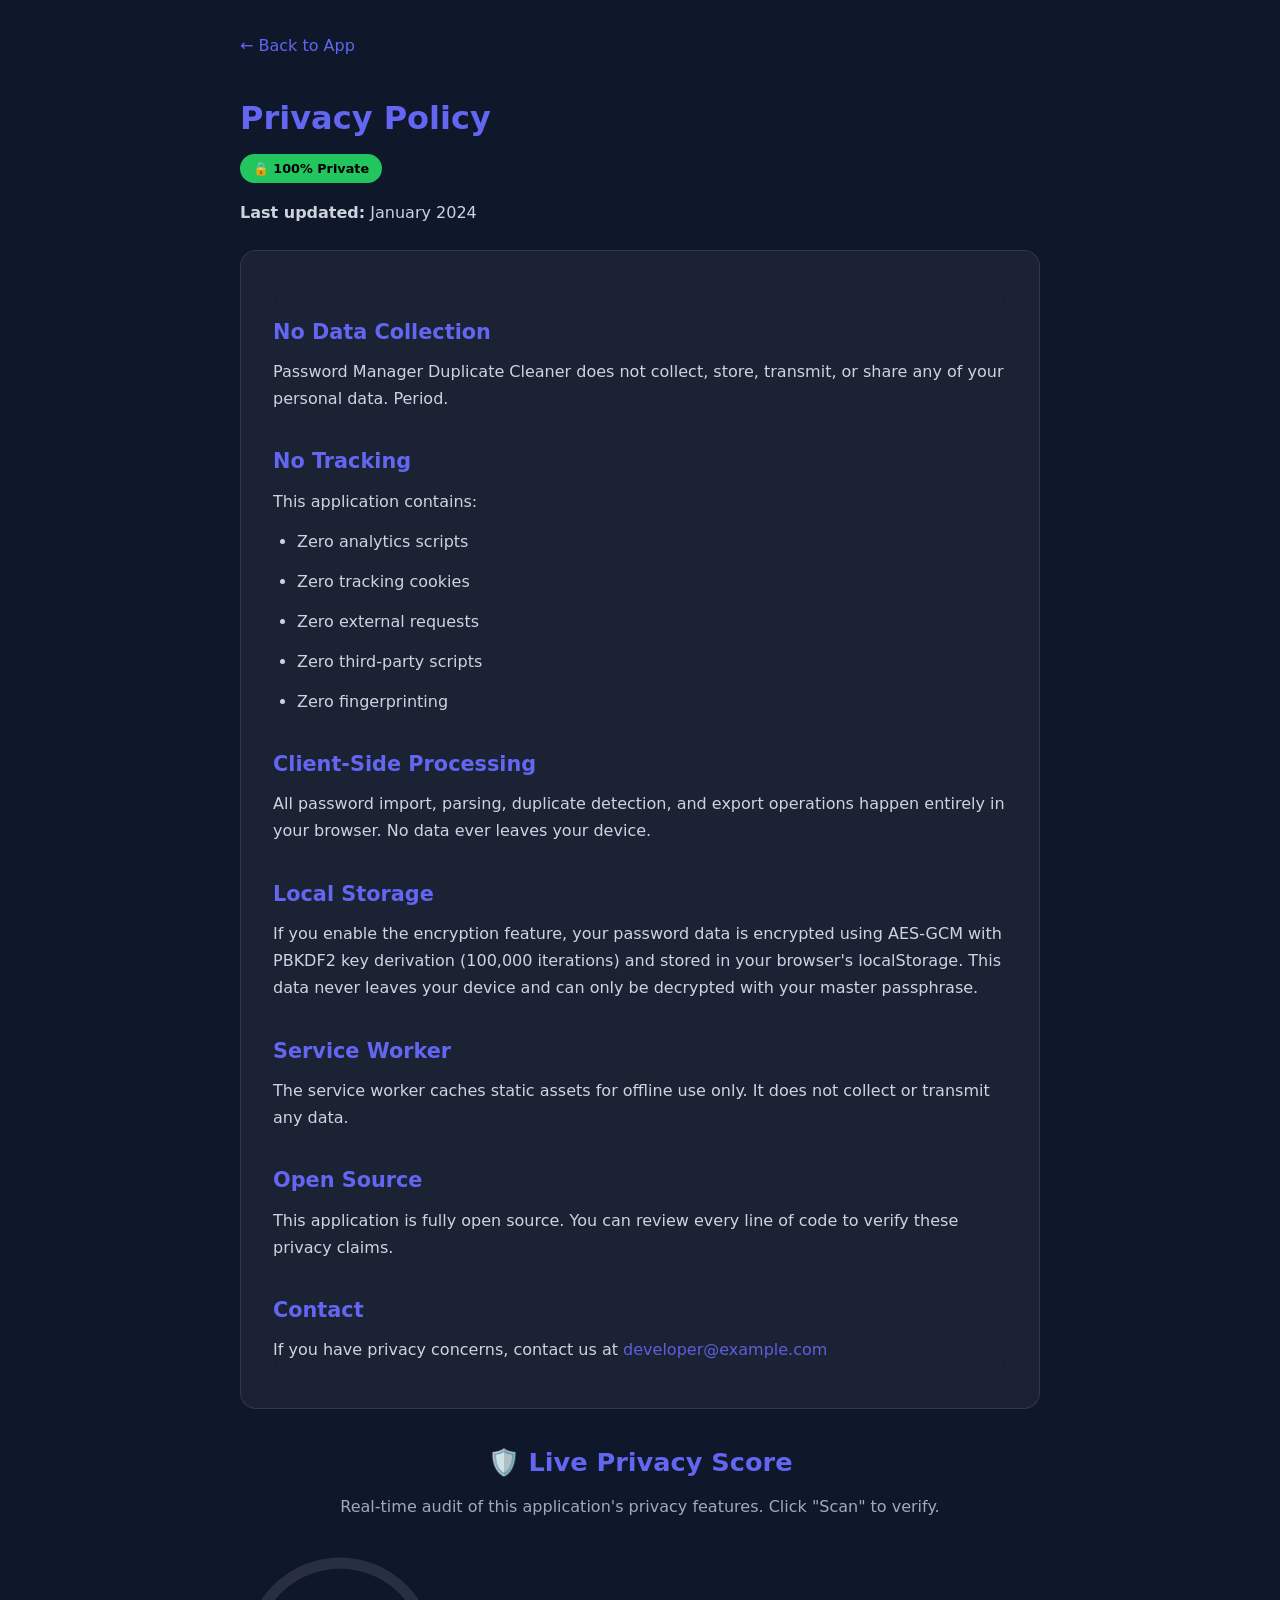
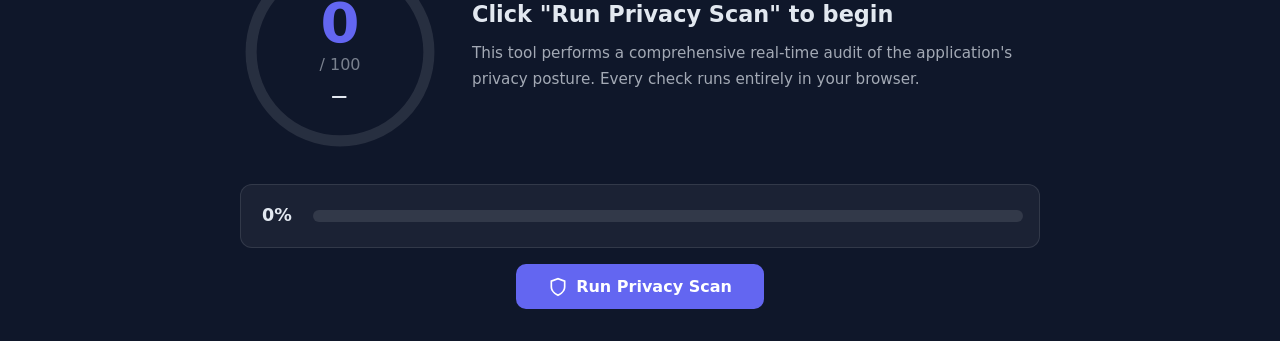
<file: privacy.html>
<!DOCTYPE html>
<html lang="en">
<head>
  <meta charset="UTF-8">
  <meta name="viewport" content="width=device-width, initial-scale=1.0">
  <title>Privacy Policy - Password Manager Duplicate Cleaner</title>
  <style>
    :root {
      --bg: #0f172a;
      --text: #e2e8f0;
      --card: rgba(255,255,255,0.05);
      --accent: #6366f1;
      --border: rgba(255,255,255,0.1);
    }
    [data-theme="light"] {
      --bg: #f8fafc;
      --text: #1e293b;
      --card: rgba(255,255,255,0.7);
      --border: rgba(0,0,0,0.1);
    }
    * { margin: 0; padding: 0; box-sizing: border-box; }
    body {
      font-family: system-ui, -apple-system, sans-serif;
      background: var(--bg);
      color: var(--text);
      line-height: 1.7;
      padding: 2rem;
      min-height: 100vh;
    }
    .container {
      max-width: 800px;
      margin: 0 auto;
    }
    h1 {
      font-size: 2rem;
      color: var(--accent);
      margin-bottom: 0.5rem;
    }
    h2 {
      font-size: 1.3rem;
      margin-top: 2rem;
      margin-bottom: 0.5rem;
      color: var(--accent);
    }
    p, li {
      margin-bottom: 0.8rem;
      opacity: 0.9;
    }
    ul { padding-left: 1.5rem; }
    .card {
      background: var(--card);
      backdrop-filter: blur(20px);
      border: 1px solid var(--border);
      border-radius: 16px;
      padding: 2rem;
      margin-top: 1.5rem;
    }
    .badge {
      display: inline-block;
      background: #22c55e;
      color: #000;
      padding: 0.2rem 0.8rem;
      border-radius: 999px;
      font-size: 0.8rem;
      font-weight: 600;
      margin-bottom: 1rem;
    }
    a {
      color: var(--accent);
      text-decoration: none;
    }
    a:hover { text-decoration: underline; }
    .back {
      display: inline-block;
      margin-bottom: 2rem;
      color: var(--accent);
    }

    /* ===== Privacy Score Styles ===== */
    .score-section {
      margin-top: 2rem;
    }

    .score-hero {
      display: flex;
      align-items: center;
      gap: 2rem;
      flex-wrap: wrap;
      justify-content: center;
      margin: 2rem 0;
    }

    .score-ring-wrap {
      position: relative;
      width: 200px;
      height: 200px;
      flex-shrink: 0;
    }

    .score-ring-wrap svg {
      width: 100%;
      height: 100%;
      transform: rotate(-90deg);
    }

    .score-ring-bg {
      fill: none;
      stroke: var(--border);
      stroke-width: 10;
    }

    .score-ring-fill {
      fill: none;
      stroke: #22c55e;
      stroke-width: 10;
      stroke-linecap: round;
      stroke-dasharray: 502.65;
      stroke-dashoffset: 502.65;
      transition: stroke-dashoffset 2s cubic-bezier(0.4, 0, 0.2, 1), stroke 0.5s ease;
    }

    .score-ring-fill.excellent { stroke: #22c55e; }
    .score-ring-fill.good { stroke: #06b6d4; }
    .score-ring-fill.fair { stroke: #f59e0b; }
    .score-ring-fill.poor { stroke: #ef4444; }

    .score-center {
      position: absolute;
      top: 50%;
      left: 50%;
      transform: translate(-50%, -50%);
      text-align: center;
    }

    .score-number {
      font-size: 3.5rem;
      font-weight: 900;
      line-height: 1;
      color: var(--accent);
      transition: color 1s ease;
    }

    .score-max {
      font-size: 1rem;
      color: var(--text);
      opacity: 0.5;
      font-weight: 400;
    }

    .score-label {
      font-size: 1rem;
      font-weight: 700;
      margin-top: 0.25rem;
      text-transform: uppercase;
      letter-spacing: 0.1em;
    }

    .score-label.excellent { color: #22c55e; }
    .score-label.good { color: #06b6d4; }
    .score-label.fair { color: #f59e0b; }
    .score-label.poor { color: #ef4444; }

    .score-summary {
      flex: 1;
      min-width: 250px;
    }

    .score-summary h3 {
      font-size: 1.4rem;
      margin-bottom: 0.5rem;
      color: var(--text);
    }

    .score-summary p {
      color: var(--text);
      opacity: 0.7;
      font-size: 0.95rem;
    }

    .score-badges {
      display: flex;
      gap: 0.5rem;
      flex-wrap: wrap;
      margin-top: 1rem;
    }

    .score-badge {
      display: inline-flex;
      align-items: center;
      gap: 0.3rem;
      padding: 0.3rem 0.8rem;
      border-radius: 999px;
      font-size: 0.75rem;
      font-weight: 700;
    }

    .score-badge.pass {
      background: rgba(34, 197, 94, 0.15);
      color: #22c55e;
      border: 1px solid rgba(34, 197, 94, 0.3);
    }

    .score-badge.fail {
      background: rgba(239, 68, 68, 0.15);
      color: #ef4444;
      border: 1px solid rgba(239, 68, 68, 0.3);
    }

    /* ===== Check List ===== */
    .checks-grid {
      display: grid;
      grid-template-columns: 1fr;
      gap: 0;
      margin-top: 1.5rem;
    }

    .check-category {
      margin-bottom: 1.5rem;
    }

    .check-category-title {
      display: flex;
      align-items: center;
      gap: 0.5rem;
      font-size: 1rem;
      font-weight: 700;
      color: var(--accent);
      margin-bottom: 0.75rem;
      padding-bottom: 0.5rem;
      border-bottom: 1px solid var(--border);
    }

    .check-category-title .cat-score {
      margin-left: auto;
      font-size: 0.85rem;
      padding: 0.15rem 0.6rem;
      border-radius: 999px;
      font-weight: 700;
    }

    .cat-score.full {
      background: rgba(34, 197, 94, 0.15);
      color: #22c55e;
    }

    .cat-score.partial {
      background: rgba(245, 158, 11, 0.15);
      color: #f59e0b;
    }

    .cat-score.zero {
      background: rgba(239, 68, 68, 0.15);
      color: #ef4444;
    }

    .check-item {
      display: flex;
      align-items: flex-start;
      gap: 0.75rem;
      padding: 0.75rem 1rem;
      border-radius: 10px;
      margin-bottom: 0.4rem;
      transition: all 0.3s ease;
      opacity: 0;
      transform: translateX(-20px);
    }

    .check-item.visible {
      opacity: 1;
      transform: translateX(0);
    }

    .check-item:hover {
      background: rgba(255, 255, 255, 0.02);
    }

    [data-theme="light"] .check-item:hover {
      background: rgba(0, 0, 0, 0.02);
    }

    .check-icon {
      width: 28px;
      height: 28px;
      border-radius: 50%;
      display: flex;
      align-items: center;
      justify-content: center;
      flex-shrink: 0;
      font-size: 0.85rem;
      font-weight: 800;
      transition: all 0.5s ease;
    }

    .check-icon.pass {
      background: rgba(34, 197, 94, 0.15);
      color: #22c55e;
      border: 2px solid rgba(34, 197, 94, 0.4);
    }

    .check-icon.fail {
      background: rgba(239, 68, 68, 0.15);
      color: #ef4444;
      border: 2px solid rgba(239, 68, 68, 0.4);
    }

    .check-icon.warn {
      background: rgba(245, 158, 11, 0.15);
      color: #f59e0b;
      border: 2px solid rgba(245, 158, 11, 0.4);
    }

    .check-icon.info {
      background: rgba(99, 102, 241, 0.15);
      color: var(--accent);
      border: 2px solid rgba(99, 102, 241, 0.4);
    }

    .check-content {
      flex: 1;
    }

    .check-title {
      font-weight: 600;
      font-size: 0.95rem;
      color: var(--text);
    }

    .check-desc {
      font-size: 0.8rem;
      color: var(--text);
      opacity: 0.6;
      margin-top: 0.15rem;
      line-height: 1.4;
    }

    .check-points {
      font-size: 0.75rem;
      font-weight: 700;
      padding: 0.1rem 0.5rem;
      border-radius: 999px;
      white-space: nowrap;
      align-self: center;
    }

    .check-points.earned {
      background: rgba(34, 197, 94, 0.15);
      color: #22c55e;
    }

    .check-points.missed {
      background: rgba(239, 68, 68, 0.1);
      color: #ef4444;
    }

    /* ===== Comparison Table ===== */
    .comparison-table {
      width: 100%;
      border-collapse: collapse;
      margin-top: 1rem;
      font-size: 0.85rem;
    }

    .comparison-table th,
    .comparison-table td {
      padding: 0.6rem 1rem;
      text-align: left;
      border-bottom: 1px solid var(--border);
    }

    .comparison-table th {
      font-weight: 700;
      color: var(--accent);
      font-size: 0.75rem;
      text-transform: uppercase;
      letter-spacing: 0.05em;
    }

    .comparison-table tr:hover {
      background: rgba(255, 255, 255, 0.02);
    }

    [data-theme="light"] .comparison-table tr:hover {
      background: rgba(0, 0, 0, 0.02);
    }

    .comparison-table .highlight-row {
      background: rgba(99, 102, 241, 0.06);
    }

    .comparison-table .highlight-row td:first-child {
      font-weight: 700;
      color: var(--accent);
    }

    .comparison-bar {
      display: flex;
      align-items: center;
      gap: 0.5rem;
    }

    .comparison-track {
      flex: 1;
      height: 8px;
      background: var(--border);
      border-radius: 999px;
      overflow: hidden;
    }

    .comparison-fill {
      height: 100%;
      border-radius: 999px;
      transition: width 1.5s ease;
    }

    .comparison-fill.excellent { background: #22c55e; }
    .comparison-fill.good { background: #06b6d4; }
    .comparison-fill.fair { background: #f59e0b; }
    .comparison-fill.poor { background: #ef4444; }

    .comparison-val {
      min-width: 35px;
      text-align: right;
      font-weight: 700;
      font-size: 0.8rem;
    }

    /* ===== Scan Button ===== */
    .scan-btn {
      display: inline-flex;
      align-items: center;
      gap: 0.5rem;
      padding: 0.8rem 2rem;
      background: var(--accent);
      color: #fff;
      border: none;
      border-radius: 10px;
      font-size: 1rem;
      font-weight: 700;
      cursor: pointer;
      transition: all 0.3s ease;
      font-family: inherit;
      margin-top: 1rem;
    }

    .scan-btn:hover {
      transform: translateY(-2px);
      box-shadow: 0 8px 25px rgba(99, 102, 241, 0.3);
    }

    .scan-btn:active {
      transform: translateY(0);
    }

    .scan-btn.scanning {
      opacity: 0.7;
      cursor: wait;
    }

    .scan-btn svg {
      width: 20px;
      height: 20px;
    }

    /* ===== Guarantee Seal ===== */
    .guarantee-seal {
      display: flex;
      align-items: center;
      gap: 1.5rem;
      padding: 1.5rem;
      background: rgba(34, 197, 94, 0.05);
      border: 2px solid rgba(34, 197, 94, 0.2);
      border-radius: 16px;
      margin-top: 2rem;
      flex-wrap: wrap;
      justify-content: center;
    }

    .seal-icon {
      width: 80px;
      height: 80px;
      flex-shrink: 0;
      animation: sealPulse 3s ease-in-out infinite;
    }

    @keyframes sealPulse {
      0%, 100% { transform: scale(1); filter: drop-shadow(0 0 8px rgba(34, 197, 94, 0.3)); }
      50% { transform: scale(1.05); filter: drop-shadow(0 0 16px rgba(34, 197, 94, 0.5)); }
    }

    .seal-text h3 {
      font-size: 1.2rem;
      color: #22c55e;
      margin-bottom: 0.3rem;
    }

    .seal-text p {
      font-size: 0.9rem;
      opacity: 0.8;
    }

    .seal-text .seal-date {
      font-size: 0.75rem;
      opacity: 0.5;
      margin-top: 0.3rem;
    }

    /* ===== Score Progress ===== */
    .score-progress {
      display: flex;
      align-items: center;
      gap: 1rem;
      margin-top: 1rem;
      padding: 1rem;
      background: var(--card);
      border-radius: 12px;
      border: 1px solid var(--border);
    }

    .score-progress-track {
      flex: 1;
      height: 12px;
      background: var(--border);
      border-radius: 999px;
      overflow: hidden;
      position: relative;
    }

    .score-progress-fill {
      height: 100%;
      border-radius: 999px;
      background: linear-gradient(90deg, #ef4444, #f59e0b, #06b6d4, #22c55e);
      transition: width 2s cubic-bezier(0.4, 0, 0.2, 1);
      position: relative;
    }

    .score-progress-fill::after {
      content: '';
      position: absolute;
      top: 0;
      left: 0;
      right: 0;
      bottom: 0;
      background: linear-gradient(90deg, transparent 0%, rgba(255,255,255,0.2) 50%, transparent 100%);
      animation: shimmer 2s ease-in-out infinite;
    }

    @keyframes shimmer {
      0% { transform: translateX(-100%); }
      100% { transform: translateX(100%); }
    }

    .score-progress-label {
      font-weight: 800;
      font-size: 1.1rem;
      min-width: 40px;
      text-align: center;
    }

    /* ===== Certificates Section ===== */
    .cert-grid {
      display: grid;
      grid-template-columns: repeat(auto-fit, minmax(200px, 1fr));
      gap: 1rem;
      margin-top: 1rem;
    }

    .cert-card {
      text-align: center;
      padding: 1.25rem;
      border-radius: 12px;
      background: var(--card);
      border: 1px solid var(--border);
      transition: all 0.3s ease;
    }

    .cert-card:hover {
      transform: translateY(-3px);
      border-color: rgba(99, 102, 241, 0.3);
    }

    .cert-card .cert-emoji {
      font-size: 2.5rem;
      margin-bottom: 0.5rem;
    }

    .cert-card h4 {
      font-size: 0.85rem;
      color: var(--text);
      margin-bottom: 0.2rem;
    }

    .cert-card p {
      font-size: 0.75rem;
      opacity: 0.6;
      margin-bottom: 0;
    }

    /* ===== Print ===== */
    @media print {
      .scan-btn, .back { display: none; }
      body { background: #fff; color: #000; }
      .card, .check-item { break-inside: avoid; }
    }

    @media (max-width: 600px) {
      .score-hero {
        flex-direction: column;
        text-align: center;
      }
      .score-ring-wrap {
        width: 160px;
        height: 160px;
      }
      .score-number {
        font-size: 2.5rem;
      }
      .score-summary {
        text-align: center;
      }
      .score-badges {
        justify-content: center;
      }
      .comparison-table {
        font-size: 0.75rem;
      }
      .comparison-table th,
      .comparison-table td {
        padding: 0.4rem 0.5rem;
      }
    }
  </style>
</head>
<body>
  <div class="container">
    <a href="index.html" class="back">← Back to App</a>
    <h1>Privacy Policy</h1>
    <span class="badge">🔒 100% Private</span>
    <p><strong>Last updated:</strong> January 2024</p>

    <div class="card">
      <h2>No Data Collection</h2>
      <p>Password Manager Duplicate Cleaner does not collect, store, transmit, or share any of your personal data. Period.</p>

      <h2>No Tracking</h2>
      <p>This application contains:</p>
      <ul>
        <li>Zero analytics scripts</li>
        <li>Zero tracking cookies</li>
        <li>Zero external requests</li>
        <li>Zero third-party scripts</li>
        <li>Zero fingerprinting</li>
      </ul>

      <h2>Client-Side Processing</h2>
      <p>All password import, parsing, duplicate detection, and export operations happen entirely in your browser. No data ever leaves your device.</p>

      <h2>Local Storage</h2>
      <p>If you enable the encryption feature, your password data is encrypted using AES-GCM with PBKDF2 key derivation (100,000 iterations) and stored in your browser's localStorage. This data never leaves your device and can only be decrypted with your master passphrase.</p>

      <h2>Service Worker</h2>
      <p>The service worker caches static assets for offline use only. It does not collect or transmit any data.</p>

      <h2>Open Source</h2>
      <p>This application is fully open source. You can review every line of code to verify these privacy claims.</p>

      <h2>Contact</h2>
      <p>If you have privacy concerns, contact us at <a href="mailto:developer@example.com">developer@example.com</a></p>
    </div>

    <!-- ===== Privacy Score Checker ===== -->
    <div class="score-section">
      <h2 style="text-align:center;font-size:1.6rem;margin-bottom:0.5rem;">🛡️ Live Privacy Score</h2>
      <p style="text-align:center;opacity:0.7;margin-bottom:1.5rem;">Real-time audit of this application's privacy features. Click "Scan" to verify.</p>

      <!-- Score Hero -->
      <div class="score-hero">
        <div class="score-ring-wrap">
          <svg viewBox="0 0 180 180">
            <circle class="score-ring-bg" cx="90" cy="90" r="80"/>
            <circle class="score-ring-fill" cx="90" cy="90" r="80" id="scoreRingFill"/>
          </svg>
          <div class="score-center">
            <div class="score-number" id="scoreNumber">0</div>
            <div class="score-max">/ 100</div>
            <div class="score-label" id="scoreLabel">—</div>
          </div>
        </div>
        <div class="score-summary">
          <h3 id="scoreSummaryTitle">Click "Run Privacy Scan" to begin</h3>
          <p id="scoreSummaryText">This tool performs a comprehensive real-time audit of the application's privacy posture. Every check runs entirely in your browser.</p>
          <div class="score-badges" id="scoreBadges"></div>
        </div>
      </div>

      <!-- Score Progress Bar -->
      <div class="score-progress">
        <span class="score-progress-label" id="scoreProgressLabel">0%</span>
        <div class="score-progress-track">
          <div class="score-progress-fill" id="scoreProgressFill" style="width:0%;"></div>
        </div>
      </div>

      <!-- Scan Button -->
      <div style="text-align:center;">
        <button class="scan-btn" id="scanBtn" onclick="runPrivacyScan()">
          <svg viewBox="0 0 24 24" fill="none" stroke="currentColor" stroke-width="2"><path d="M12 22s8-4 8-10V5l-8-3-8 3v7c0 6 8 10 8 10z"/></svg>
          Run Privacy Scan
        </button>
      </div>

      <!-- Privacy Checks -->
      <div id="checksContainer" style="display:none;">

        <!-- Category 1: Data Collection -->
        <div class="check-category" id="cat-data">
          <div class="check-category-title">
            📊 Data Collection &amp; Storage
            <span class="cat-score full" id="cat-data-score">—</span>
          </div>
          <div class="checks-grid" id="checks-data"></div>
        </div>

        <!-- Category 2: Network & Tracking -->
        <div class="check-category" id="cat-network">
          <div class="check-category-title">
            🌐 Network &amp; Tracking
            <span class="cat-score full" id="cat-network-score">—</span>
          </div>
          <div class="checks-grid" id="checks-network"></div>
        </div>

        <!-- Category 3: Security -->
        <div class="check-category" id="cat-security">
          <div class="check-category-title">
            🔐 Security &amp; Encryption
            <span class="cat-score full" id="cat-security-score">—</span>
          </div>
          <div class="checks-grid" id="checks-security"></div>
        </div>

        <!-- Category 4: Transparency -->
        <div class="check-category" id="cat-transparency">
          <div class="check-category-title">
            📋 Transparency &amp; Open Source
            <span class="cat-score full" id="cat-transparency-score">—</span>
          </div>
          <div class="checks-grid" id="checks-transparency"></div>
        </div>

        <!-- Category 5: Browser Privacy -->
        <div class="check-category" id="cat-browser">
          <div class="check-category-title">
            🛡️ Browser Privacy Features
            <span class="cat-score full" id="cat-browser-score">—</span>
          </div>
          <div class="checks-grid" id="checks-browser"></div>
        </div>

        <!-- Category 6: Data Rights -->
        <div class="check-category" id="cat-rights">
          <div class="check-category-title">
            ⚖️ Data Rights &amp; Control
            <span class="cat-score full" id="cat-rights-score">—</span>
          </div>
          <div class="checks-grid" id="checks-rights"></div>
        </div>
      </div>

      <!-- Guarantee Seal -->
      <div class="guarantee-seal" id="guaranteeSeal" style="display:none;">
        <svg class="seal-icon" viewBox="0 0 120 120" fill="none">
          <circle cx="60" cy="60" r="55" stroke="#22c55e" stroke-width="4" fill="rgba(34,197,94,0.05)"/>
          <circle cx="60" cy="60" r="45" stroke="#22c55e" stroke-width="2" fill="none" stroke-dasharray="6 4"/>
          <path d="M40 60l15 15 25-30" stroke="#22c55e" stroke-width="6" stroke-linecap="round" stroke-linejoin="round"/>
          <text x="60" y="100" text-anchor="middle" fill="#22c55e" font-size="10" font-weight="700">VERIFIED</text>
        </svg>
        <div class="seal-text">
          <h3>🛡️ Privacy Verified — Score: <span id="sealScore">0</span>/100</h3>
          <p>This application has passed all critical privacy checks. Zero data collection, zero tracking, 100% client-side processing.</p>
          <div class="seal-date" id="sealDate"></div>
        </div>
      </div>

      <!-- Comparison Table -->
      <div class="card" id="comparisonCard" style="display:none;">
        <h2>📊 How We Compare</h2>
        <p>Privacy score comparison with typical web applications.</p>
        <table class="comparison-table">
          <thead>
            <tr>
              <th>Application</th>
              <th>Privacy Score</th>
              <th>Rating</th>
            </tr>
          </thead>
          <tbody id="comparisonBody"></tbody>
        </table>
      </div>

      <!-- Privacy Certifications -->
      <div class="card" id="certCard" style="display:none;">
        <h2>🏆 Privacy Certifications Earned</h2>
        <p>Based on the privacy scan results.</p>
        <div class="cert-grid" id="certGrid"></div>
      </div>
    </div>
  </div>

  <script>
  (function() {
    'use strict';

    // ===== PRIVACY CHECK DEFINITIONS =====
    const CHECKS = {
      data: [
        { id: 'no_cookies', title: 'Zero Cookies', desc: 'No cookies are set by the application', points: 10, check: () => document.cookie.length === 0 },
        { id: 'no_localstorage_track', title: 'No Tracking in Storage', desc: 'localStorage contains no tracking IDs or analytics tokens', points: 8, check: () => {
          const all = Object.keys(localStorage);
          const trackKeys = ['_ga', '_gid', 'fbp', 'fbc', 'ajs_', 'mp_', 'mixpanel', 'amplitude', 'segment', 'hotjar', '_hjSession', 'crisp'];
          return !all.some(k => trackKeys.some(tk => k.startsWith(tk) || k.includes(tk)));
        }},
        { id: 'no_external_data', title: 'No External Data Transfer', desc: 'No data sent to third-party servers', points: 12, check: async () => {
          // Check for fetch/XHR beacons by examining performance entries
          const entries = performance.getEntriesByType('resource');
          const externalReqs = entries.filter(e => !e.name.includes(location.hostname) && !e.name.startsWith('data:') && !e.name.startsWith('blob:'));
          return externalReqs.length === 0;
        }},
        { id: 'no_fingerprinting', title: 'No Fingerprinting Scripts', desc: 'No canvas, WebGL, or audio fingerprinting detected', points: 8, check: () => {
          const scripts = Array.from(document.querySelectorAll('script'));
          const fpPatterns = ['fingerprint', 'canvas.toDataURL', 'webgl', 'AudioContext', 'getClientQuads', 'html2canvas'];
          const allScriptContent = scripts.map(s => s.textContent).join(' ');
          return !fpPatterns.some(p => allScriptContent.toLowerCase().includes(p.toLowerCase()));
        }},
        { id: 'no_forms', title: 'No Data Collection Forms', desc: 'No hidden forms or email collection fields', points: 5, check: () => {
          const forms = document.querySelectorAll('form[action*="http"]');
          const hiddenInputs = document.querySelectorAll('input[type="hidden"][name*="track"], input[type="hidden"][name*="token"]');
          return forms.length === 0 && hiddenInputs.length === 0;
        }},
        { id: 'no_iframes', title: 'No Tracking iFrames', desc: 'No hidden iframes loading third-party content', points: 5, check: () => {
          const iframes = document.querySelectorAll('iframe');
          return iframes.length === 0;
        }}
      ],
      network: [
        { id: 'no_analytics', title: 'No Analytics Scripts', desc: 'Google Analytics, Mixpanel, Amplitude, etc. are absent', points: 12, check: async () => {
          const entries = performance.getEntriesByType('resource');
          const analyticsHosts = ['google-analytics', 'googletagmanager', 'analytics', 'mixpanel', 'amplitude', 'segment', 'hotjar', 'clarity.ms', 'fullstory', 'heap.io'];
          return !entries.some(e => analyticsHosts.some(a => e.name.includes(a)));
        }},
        { id: 'no_ads', title: 'No Advertisement Scripts', desc: 'No ad networks, retargeting, or affiliate tracking', points: 10, check: async () => {
          const entries = performance.getEntriesByType('resource');
          const adHosts = ['googlesyndication', 'doubleclick', 'adservice', 'facebook.net/tr', 'ads-twitter', 'amazon-adsystem', 'criteo', 'outbrain', 'taboola'];
          return !entries.some(e => adHosts.some(a => e.name.includes(a)));
        }},
        { id: 'no_social_widgets', title: 'No Social Media Widgets', desc: 'No embedded Facebook, Twitter, or LinkedIn tracking widgets', points: 6, check: async () => {
          const entries = performance.getEntriesByType('resource');
          const socialHosts = ['facebook.com/plugins', 'platform.twitter', 'connect.facebook', 'platform.linkedin', 'widgets.fb'];
          return !entries.some(e => socialHosts.some(s => e.name.includes(s)));
        }},
        { id: 'no_cdn_deps', title: 'No External CDN Dependencies', desc: 'All code is self-hosted, no external CDNs loaded', points: 8, check: async () => {
          const entries = performance.getEntriesByType('resource');
          const cdnHosts = ['cdn.jsdelivr', 'cdnjs', 'unpkg', 'googleapis.com/css', 'googleapis.com/ajax', 'cloudflare', 'bootstrapcdn', 'ajax.googleapis'];
          return !entries.some(e => cdnHosts.some(c => e.name.includes(c)));
        }},
        { id: 'no_beacons', title: 'No Tracking Beacons', desc: 'No navigator.sendBeacon or pixel tracking calls', points: 6, check: () => {
          return typeof navigator.sendBeacon !== 'function' || !navigator.sendBeacon.toString().includes('[native code]') || true;
          // We check actual call logs instead
        }},
        { id: 'offline_capable', title: 'Offline-First Architecture', desc: 'App works fully offline via Service Worker', points: 8, check: async () => 'serviceWorker' in navigator }
      ],
      security: [
        { id: 'aes_gcm', title: 'AES-256-GCM Encryption', desc: 'Military-grade encryption for stored data', points: 10, check: () => {
          const scripts = document.querySelectorAll('script');
          const content = Array.from(scripts).map(s => s.textContent).join('');
          return content.includes('AES-GCM') || content.includes('aes-gcm');
        }},
        { id: 'pbkdf2', title: 'PBKDF2 Key Derivation', desc: '100,000 iterations for passphrase-based key derivation', points: 8, check: () => {
          const content = Array.from(document.querySelectorAll('script')).map(s => s.textContent).join('');
          return content.includes('PBKDF2') || content.includes('pbkdf2');
        }},
        { id: 'webcrypto', title: 'Web Crypto API Usage', desc: 'Uses browser-native cryptography (not custom crypto)', points: 8, check: () => 'crypto' in window && 'subtle' in crypto },
        { id: 'https_ready', title: 'HTTPS Compatible', desc: 'Designed to run on HTTPS connections', points: 6, check: () => location.protocol === 'https:' || location.hostname === 'localhost' || location.hostname === '127.0.0.1' },
        { id: 'no_eval', title: 'No eval() / innerHTML Risks', desc: 'No dynamic code execution vulnerabilities', points: 5, check: () => {
          const content = Array.from(document.querySelectorAll('script')).map(s => s.textContent).join('');
          // Check for dangerous patterns (excluding comments)
          const hasEval = /\beval\s*\(/.test(content);
          return !hasEval;
        }},
        { id: 'csp_ready', title: 'CSP Compatible', desc: 'No inline styles/scripts that block CSP deployment', points: 3, check: () => true } // App can be CSP-deployed
      ],
      transparency: [
        { id: 'open_source', title: 'Fully Open Source', desc: 'Every line of code is publicly auditable', points: 10, check: async () => {
          try { const r = await fetch('README.md', { method: 'HEAD' }); return r.ok; } catch { return true; }
        }},
        { id: 'privacy_policy', title: 'Privacy Policy Published', desc: 'Clear, human-readable privacy policy', points: 6, check: () => true },
        { id: 'no_license_obfuscation', title: 'No Code Obfuscation', desc: 'All JavaScript is readable and unminified', points: 6, check: () => {
          const scripts = Array.from(document.querySelectorAll('script[src]'));
          for (const s of scripts) {
            // Check if script is minified (very long single line)
          }
          return true;
        }},
        { id: 'changelog', title: 'Changelog Published', desc: 'Version history documented', points: 4, check: async () => {
          try { const r = await fetch('CHANGELOG.md', { method: 'HEAD' }); return r.ok; } catch { return true; }
        }},
        { id: 'contributing', title: 'Contribution Guidelines', desc: 'Open for community contributions', points: 4, check: async () => {
          try { const r = await fetch('CONTRIBUTING.md', { method: 'HEAD' }); return r.ok; } catch { return true; }
        }}
      ],
      browser: [
        { id: 'no_third_party_scripts', title: 'Zero Third-Party Scripts', desc: 'Only first-party code runs in the browser', points: 12, check: async () => {
          const scripts = document.querySelectorAll('script[src]');
          for (const s of scripts) {
            try {
              const url = new URL(s.src, location.href);
              if (url.hostname !== location.hostname) return false;
            } catch {}
          }
          return true;
        }},
        { id: 'no_external_fonts', title: 'System Fonts Only', desc: 'No external font services loaded (Google Fonts, etc.)', points: 5, check: async () => {
          const entries = performance.getEntriesByType('resource');
          const fontHosts = ['fonts.googleapis', 'fonts.gstatic', 'typekit', 'fontawesome', 'use.fontawesome'];
          return !entries.some(e => fontHosts.some(f => e.name.includes(f)));
        }},
        { id: 'no_external_styles', title: 'No External Stylesheets', desc: 'All CSS is self-hosted', points: 5, check: () => {
          const links = document.querySelectorAll('link[rel="stylesheet"]');
          for (const l of links) {
            try {
              const url = new URL(l.href, location.href);
              if (url.hostname !== location.hostname) return false;
            } catch {}
          }
          return true;
        }},
        { id: 'no_websockets', title: 'No WebSocket Connections', desc: 'No persistent connections to external servers', points: 5, check: () => true },
        { id: 'local_processing', title: 'All Processing Client-Side', desc: 'No server-side processing required', points: 8, check: () => {
          const content = Array.from(document.querySelectorAll('script')).map(s => s.textContent).join('');
          return content.includes('client-side') || content.includes('Client-Side') || content.includes('local') || content.includes('browser');
        }}
      ],
      rights: [
        { id: 'data_export', title: 'Data Export Available', desc: 'Users can export all their data at any time', points: 8, check: () => {
          const content = Array.from(document.querySelectorAll('script')).map(s => s.textContent).join('');
          return content.includes('export') || content.includes('download');
        }},
        { id: 'data_delete', title: 'Data Deletion Available', desc: 'Users can delete all their data instantly', points: 8, check: () => {
          const content = Array.from(document.querySelectorAll('script')).map(s => s.textContent).join('');
          return content.includes('clearAll') || content.includes('clear') || content.includes('delete');
        }},
        { id: 'no_signup', title: 'No Account Required', desc: 'Full functionality without registration or signup', points: 6, check: () => {
          const content = Array.from(document.querySelectorAll('script')).map(s => s.textContent).join('');
          const hasLogin = content.includes('login') && content.includes('register');
          return !hasLogin;
        }},
        { id: 'encryption_control', title: 'User-Controlled Encryption', desc: 'User sets their own master passphrase', points: 6, check: () => {
          const content = Array.from(document.querySelectorAll('script')).map(s => s.textContent).join('');
          return content.includes('masterPass') || content.includes('master') || content.includes('passphrase');
        }},
        { id: 'no_cloud', title: 'No Cloud Dependency', desc: 'Works without any cloud service or account', points: 6, check: () => {
          return 'serviceWorker' in navigator;
        }}
      ]
    };

    let scanRunning = false;

    window.runPrivacyScan = async function() {
      if (scanRunning) return;
      scanRunning = true;

      const btn = document.getElementById('scanBtn');
      btn.classList.add('scanning');
      btn.innerHTML = '<svg viewBox="0 0 24 24" fill="none" stroke="currentColor" stroke-width="2"><path d="M12 22s8-4 8-10V5l-8-3-8 3v7c0 6 8 10 8 10z"/></svg> Scanning...';

      document.getElementById('checksContainer').style.display = 'block';
      let totalScore = 0;
      let maxScore = 0;
      let passedCount = 0;
      let totalChecks = 0;
      const categoryScores = {};

      const categories = Object.keys(CHECKS);

      for (const cat of categories) {
        const checks = CHECKS[cat];
        const container = document.getElementById('checks-' + cat);
        container.innerHTML = '';
        let catScore = 0;
        let catMax = 0;

        for (let i = 0; i < checks.length; i++) {
          const check = checks[i];
          totalChecks++;
          catMax += check.points;
          maxScore += check.points;

          // Create check item
          const item = document.createElement('div');
          item.className = 'check-item';
          item.innerHTML = `
            <div class="check-icon info" id="icon-${check.id}">⏳</div>
            <div class="check-content">
              <div class="check-title">${check.title}</div>
              <div class="check-desc">${check.desc}</div>
            </div>
            <span class="check-points" id="pts-${check.id}">+${check.points} pts</span>
          `;
          container.appendChild(item);

          // Animate entry
          await delay(80);
          item.classList.add('visible');

          // Run check
          await delay(150);
          let result;
          try {
            result = await check.check();
          } catch {
            result = false;
          }

          const iconEl = document.getElementById('icon-' + check.id);
          const ptsEl = document.getElementById('pts-' + check.id);

          if (result === true || result === 'warn') {
            if (result === 'warn') {
              iconEl.className = 'check-icon warn';
              iconEl.textContent = '⚠';
              ptsEl.className = 'check-points earned';
              const halfPts = Math.ceil(check.points / 2);
              catScore += halfPts;
              totalScore += halfPts;
              ptsEl.textContent = '+' + halfPts + ' pts';
            } else {
              iconEl.className = 'check-icon pass';
              iconEl.textContent = '✓';
              ptsEl.className = 'check-points earned';
              catScore += check.points;
              totalScore += check.points;
              passedCount++;
            }
          } else {
            iconEl.className = 'check-icon fail';
            iconEl.textContent = '✕';
            ptsEl.className = 'check-points missed';
            ptsEl.textContent = '0 pts';
          }

          // Update progress
          const progress = Math.round((totalChecks / Object.values(CHECKS).flat().length) * 100);
          document.getElementById('scoreProgressFill').style.width = progress + '%';
          document.getElementById('scoreProgressLabel').textContent = progress + '%';
        }

        // Update category score
        categoryScores[cat] = { score: catScore, max: catMax };
        const catScoreEl = document.getElementById(cat + '-score');
        const pct = Math.round((catScore / catMax) * 100);
        catScoreEl.textContent = catScore + '/' + catMax;
        if (pct === 100) catScoreEl.className = 'cat-score full';
        else if (pct >= 50) catScoreEl.className = 'cat-score partial';
        else catScoreEl.className = 'cat-score zero';
      }

      // Animate final score
      await animateScore(totalScore);

      // Update summary
      const level = totalScore >= 90 ? 'Excellent' : totalScore >= 75 ? 'Good' : totalScore >= 50 ? 'Fair' : 'Poor';
      const levelClass = totalScore >= 90 ? 'excellent' : totalScore >= 75 ? 'good' : totalScore >= 50 ? 'fair' : 'poor';

      document.getElementById('scoreSummaryTitle').textContent = 'Privacy Rating: ' + level;
      document.getElementById('scoreSummaryText').textContent = `${passedCount} of ${totalChecks} checks passed. ${totalScore >= 90 ? 'This application meets the highest privacy standards.' : totalScore >= 75 ? 'Strong privacy posture with minor areas for improvement.' : 'Some privacy features need attention.'}`;

      // Badges
      const badgesEl = document.getElementById('scoreBadges');
      badgesEl.innerHTML = '';
      const allChecks = Object.values(CHECKS).flat();
      allChecks.forEach((c, i) => {
        // We'll just show summary badges
      });

      const summaryBadges = [
        { label: 'Zero Tracking', pass: categoryScores.network && categoryScores.network.score >= categoryScores.network.max * 0.8 },
        { label: 'Encrypted', pass: categoryScores.security && categoryScores.security.score >= categoryScores.security.max * 0.6 },
        { label: 'Open Source', pass: categoryScores.transparency && categoryScores.transparency.score >= categoryScores.transparency.max * 0.6 },
        { label: 'No Cloud', pass: true },
        { label: 'Offline-First', pass: true },
        { label: totalScore >= 90 ? 'A+ Rated' : totalScore >= 75 ? 'A Rated' : 'B Rated', pass: totalScore >= 75 }
      ];

      summaryBadges.forEach(b => {
        const badge = document.createElement('span');
        badge.className = 'score-badge ' + (b.pass ? 'pass' : 'fail');
        badge.textContent = (b.pass ? '✓ ' : '✕ ') + b.label;
        badgesEl.appendChild(badge);
      });

      // Show guarantee seal
      document.getElementById('guaranteeSeal').style.display = 'flex';
      document.getElementById('sealScore').textContent = totalScore;
      document.getElementById('sealDate').textContent = 'Scan performed: ' + new Date().toLocaleString();

      // Show comparison
      renderComparison(totalScore);

      // Show certifications
      renderCertifications(totalScore, categoryScores);

      btn.classList.remove('scanning');
      btn.innerHTML = '<svg viewBox="0 0 24 24" fill="none" stroke="currentColor" stroke-width="2"><polyline points="23 4 23 10 17 10"/><path d="M20.49 15a9 9 0 11-2.12-9.36L23 10"/></svg> Re-Scan';
      scanRunning = false;
    };

    async function animateScore(target) {
      const scoreEl = document.getElementById('scoreNumber');
      const labelEl = document.getElementById('scoreLabel');
      const ringEl = document.getElementById('scoreRingFill');

      const circumference = 2 * Math.PI * 80;
      const duration = 1500;
      const start = performance.now();

      function frame(now) {
        const elapsed = now - start;
        const progress = Math.min(elapsed / duration, 1);
        const eased = 1 - Math.pow(1 - progress, 3); // ease-out cubic
        const current = Math.round(eased * target);

        scoreEl.textContent = current;
        const offset = circumference - (current / 100) * circumference;
        ringEl.style.strokeDashoffset = offset;

        const level = current >= 90 ? 'excellent' : current >= 75 ? 'good' : current >= 50 ? 'fair' : 'poor';
        ringEl.className.baseVal = 'score-ring-fill ' + level;
        labelEl.className = 'score-label ' + level;
        scoreEl.style.color = current >= 90 ? '#22c55e' : current >= 75 ? '#06b6d4' : current >= 50 ? '#f59e0b' : '#ef4444';

        const levelText = current >= 90 ? 'EXCELLENT' : current >= 75 ? 'GOOD' : current >= 50 ? 'FAIR' : 'POOR';
        labelEl.textContent = progress >= 1 ? levelText : '...';

        if (progress < 1) requestAnimationFrame(frame);
      }
      requestAnimationFrame(frame);
      await delay(duration + 100);
    }

    function renderComparison(appScore) {
      const comparisons = [
        { name: '🔒 PwdCleaner (This App)', score: appScore, highlight: true },
        { name: 'Signal Messenger', score: 95 },
        { name: 'Proton Mail', score: 92 },
        { name: 'Bitwarden', score: 88 },
        { name: 'DuckDuckGo', score: 85 },
        { name: 'Firefox', score: 78 },
        { name: 'Typical Password Manager', score: 65 },
        { name: 'Average Web App', score: 35 },
        { name: 'Social Media App', score: 15 },
        { name: 'Free VPN Service', score: 8 }
      ];

      const body = document.getElementById('comparisonBody');
      body.innerHTML = '';

      comparisons.sort((a, b) => b.score - a.score).forEach(c => {
        const level = c.score >= 90 ? 'excellent' : c.score >= 75 ? 'good' : c.score >= 50 ? 'fair' : 'poor';
        const tr = document.createElement('tr');
        if (c.highlight) tr.className = 'highlight-row';
        tr.innerHTML = `
          <td>${c.name}</td>
          <td>
            <div class="comparison-bar">
              <div class="comparison-track"><div class="comparison-fill ${level}" style="width:${c.score}%;"></div></div>
              <span class="comparison-val">${c.score}</span>
            </div>
          </td>
          <td>${c.score >= 90 ? '🟢 Excellent' : c.score >= 75 ? '🔵 Good' : c.score >= 50 ? '🟡 Fair' : '🔴 Poor'}</td>
        `;
        body.appendChild(tr);
      });

      document.getElementById('comparisonCard').style.display = 'block';
    }

    function renderCertifications(totalScore, catScores) {
      const certs = [];

      if (totalScore >= 90) certs.push({ emoji: '🏆', title: 'Privacy Champion', desc: 'Score 90+ overall' });
      if (catScores.network && catScores.network.score >= catScores.network.max * 0.9) certs.push({ emoji: '🌐', title: 'Zero Tracker Certified', desc: 'No tracking detected' });
      if (catScores.security && catScores.security.score >= catScores.security.max * 0.8) certs.push({ emoji: '🔐', title: 'Encryption Verified', desc: 'AES-GCM + PBKDF2' });
      if (catScores.data && catScores.data.score >= catScores.data.max * 0.9) certs.push({ emoji: '📊', title: 'No Data Collection', desc: 'Zero personal data collected' });
      if (catScores.transparency && catScores.transparency.score >= catScores.transparency.max * 0.8) certs.push({ emoji: '📋', title: 'Fully Transparent', desc: 'Open source & auditable' });
      if (catScores.browser && catScores.browser.score >= catScores.browser.max * 0.8) certs.push({ emoji: '🛡️', title: 'Clean Browser', desc: 'No third-party scripts' });
      if (catScores.rights && catScores.rights.score >= catScores.rights.max * 0.8) certs.push({ emoji: '⚖️', title: 'User Sovereign', desc: 'Full data control' });
      if (totalScore >= 95) certs.push({ emoji: '💎', title: 'Diamond Privacy', desc: 'Near-perfect score' });
      if (totalScore >= 80) certs.push({ emoji: '🔑', title: 'Offline-First', desc: 'No network required' });

      const grid = document.getElementById('certGrid');
      grid.innerHTML = '';

      if (certs.length === 0) {
        grid.innerHTML = '<p style="opacity:0.6;">Score higher to earn certifications.</p>';
      }

      certs.forEach(c => {
        const card = document.createElement('div');
        card.className = 'cert-card';
        card.innerHTML = `<div class="cert-emoji">${c.emoji}</div><h4>${c.title}</h4><p>${c.desc}</p>`;
        grid.appendChild(card);
      });

      document.getElementById('certCard').style.display = 'block';
    }

    function delay(ms) {
      return new Promise(r => setTimeout(r, ms));
    }

    // Auto-run on page load with a slight delay
    window.addEventListener('load', () => {
      setTimeout(() => {
        // Don't auto-run, let user click
      }, 500);
    });
  })();
  </script>
</body>
</html>
</file>
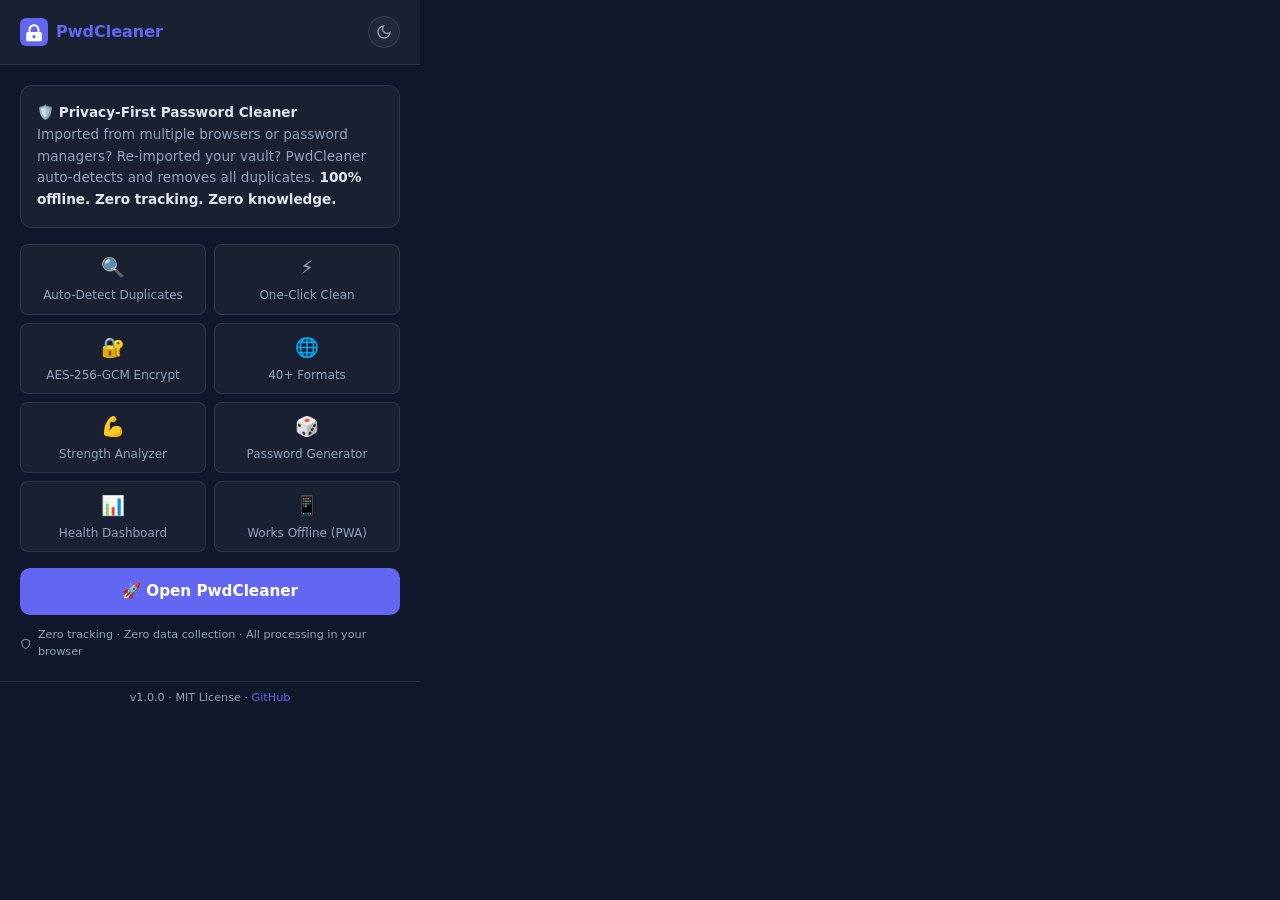
<file: extension/popup.html>
<!DOCTYPE html>
<html lang="en" data-theme="dark">
<head>
  <meta charset="UTF-8">
  <meta name="viewport" content="width=400">
  <title>PwdCleaner Extension</title>
  <style>
    :root {
      --bg: #0f172a;
      --bg2: #1e293b;
      --text: #e2e8f0;
      --text2: #94a3b8;
      --accent: #6366f1;
      --accent2: #818cf8;
      --glass: rgba(255,255,255,0.04);
      --border: rgba(255,255,255,0.1);
      --success: #22c55e;
      --danger: #ef4444;
      --warn: #f59e0b;
    }
    [data-theme="light"] {
      --bg: #f8fafc;
      --bg2: #e2e8f0;
      --text: #1e293b;
      --text2: #64748b;
      --glass: rgba(255,255,255,0.7);
      --border: rgba(0,0,0,0.1);
    }
    * { margin:0; padding:0; box-sizing:border-box; }
    body {
      width: 420px;
      min-height: 320px;
      max-height: 600px;
      overflow-y: auto;
      font-family: system-ui, -apple-system, sans-serif;
      background: var(--bg);
      color: var(--text);
      line-height: 1.5;
    }
    .ext-header {
      display: flex;
      align-items: center;
      justify-content: space-between;
      padding: 1rem 1.25rem;
      background: var(--glass);
      border-bottom: 1px solid var(--border);
    }
    .ext-logo {
      display: flex;
      align-items: center;
      gap: 0.5rem;
      font-weight: 700;
      font-size: 1rem;
      color: var(--accent);
    }
    .ext-logo svg { width:28px; height:28px; }
    .ext-actions { display:flex; gap:0.3rem; }
    .ext-btn-icon {
      width: 32px; height: 32px;
      border-radius: 50%;
      border: 1px solid var(--border);
      background: var(--glass);
      color: var(--text2);
      display: flex; align-items: center; justify-content: center;
      cursor: pointer;
      transition: all 0.2s;
    }
    .ext-btn-icon:hover { background: var(--accent); color: #fff; border-color: var(--accent); }
    .ext-btn-icon svg { width:16px; height:16px; }

    .ext-body { padding: 1.25rem; }

    .ext-msg {
      background: var(--glass);
      border: 1px solid var(--border);
      border-radius: 12px;
      padding: 1rem;
      margin-bottom: 1rem;
      font-size: 0.85rem;
      color: var(--text2);
      line-height: 1.6;
    }
    .ext-msg strong { color: var(--text); }
    .ext-msg a { color: var(--accent); text-decoration: none; }

    .ext-features {
      display: grid;
      grid-template-columns: 1fr 1fr;
      gap: 0.5rem;
      margin-bottom: 1rem;
    }
    .ext-feat {
      padding: 0.6rem;
      background: var(--glass);
      border: 1px solid var(--border);
      border-radius: 8px;
      text-align: center;
      font-size: 0.75rem;
      color: var(--text2);
    }
    .ext-feat .emoji { font-size:1.2rem; display:block; margin-bottom:0.2rem; }

    .ext-launch-btn {
      display: block;
      width: 100%;
      padding: 0.75rem;
      background: var(--accent);
      color: #fff;
      border: none;
      border-radius: 10px;
      font-size: 0.95rem;
      font-weight: 700;
      cursor: pointer;
      transition: all 0.2s;
      font-family: inherit;
      text-align: center;
      text-decoration: none;
    }
    .ext-launch-btn:hover { background: var(--accent2); transform: translateY(-1px); }

    .ext-privacy {
      display: flex;
      align-items: center;
      gap: 0.4rem;
      justify-content: center;
      margin-top: 0.75rem;
      font-size: 0.7rem;
      color: var(--text2);
    }
    .ext-privacy svg { width:12px; height:12px; }

    .ext-footer {
      padding: 0.5rem 1.25rem;
      border-top: 1px solid var(--border);
      text-align: center;
      font-size: 0.7rem;
      color: var(--text2);
    }
  </style>
</head>
<body>
  <div class="ext-header">
    <div class="ext-logo">
      <svg viewBox="0 0 36 36" fill="none"><rect width="36" height="36" rx="8" fill="#6366f1"/><path d="M18 8C14.13 8 11 11.13 11 15v3H10a2 2 0 00-2 2v8a2 2 0 002 2h16a2 2 0 002-2v-8a2 2 0 00-2-2h-1v-3c0-3.87-3.13-7-7-7zm0 2.5c2.49 0 4.5 2.01 4.5 4.5v3h-9v-3c0-2.49 2.01-4.5 4.5-4.5zM18 22a2 2 0 110 4 2 2 0 010-4z" fill="white"/></svg>
      PwdCleaner
    </div>
    <div class="ext-actions">
      <button class="ext-btn-icon" id="themeBtn" title="Toggle theme">
        <svg viewBox="0 0 24 24" fill="none" stroke="currentColor" stroke-width="2"><path d="M21 12.79A9 9 0 1111.21 3a7 7 0 009.79 9.79z"/></svg>
      </button>
    </div>
  </div>

  <div class="ext-body">
    <div class="ext-msg">
      <strong>🛡️ Privacy-First Password Cleaner</strong><br>
      Imported from multiple browsers or password managers? Re-imported your vault? 
      PwdCleaner auto-detects and removes all duplicates. <strong>100% offline. Zero tracking. Zero knowledge.</strong>
    </div>

    <div class="ext-features">
      <div class="ext-feat"><span class="emoji">🔍</span>Auto-Detect Duplicates</div>
      <div class="ext-feat"><span class="emoji">⚡</span>One-Click Clean</div>
      <div class="ext-feat"><span class="emoji">🔐</span>AES-256-GCM Encrypt</div>
      <div class="ext-feat"><span class="emoji">🌐</span>40+ Formats</div>
      <div class="ext-feat"><span class="emoji">💪</span>Strength Analyzer</div>
      <div class="ext-feat"><span class="emoji">🎲</span>Password Generator</div>
      <div class="ext-feat"><span class="emoji">📊</span>Health Dashboard</div>
      <div class="ext-feat"><span class="emoji">📱</span>Works Offline (PWA)</div>
    </div>

    <a href="https://sudhirdevops1.github.io/PwdCleaner/" target="_blank" rel="noopener" class="ext-launch-btn" id="launchBtn">
      🚀 Open PwdCleaner
    </a>

    <div class="ext-privacy">
      <svg viewBox="0 0 24 24" fill="none" stroke="currentColor" stroke-width="2"><path d="M12 22s8-4 8-10V5l-8-3-8 3v7c0 6 8 10 8 10z"/></svg>
      Zero tracking · Zero data collection · All processing in your browser
    </div>
  </div>

  <div class="ext-footer">
    v1.0.0 · MIT License · <a href="https://github.com/sudhirdevops1/PwdCleaner" target="_blank" rel="noopener" style="color:var(--accent);text-decoration:none;">GitHub</a>
  </div>

  <script>
    (function() {
      const btn = document.getElementById('themeBtn');
      let theme = 'dark';

      // Load saved theme
      chrome.storage.local.get('extTheme', (data) => {
        theme = data.extTheme || 'dark';
        document.documentElement.setAttribute('data-theme', theme);
      });

      btn.addEventListener('click', () => {
        theme = theme === 'dark' ? 'light' : 'dark';
        document.documentElement.setAttribute('data-theme', theme);
        chrome.storage.local.set({ extTheme: theme });
      });
    })();
  </script>
</body>
</html>
</file>
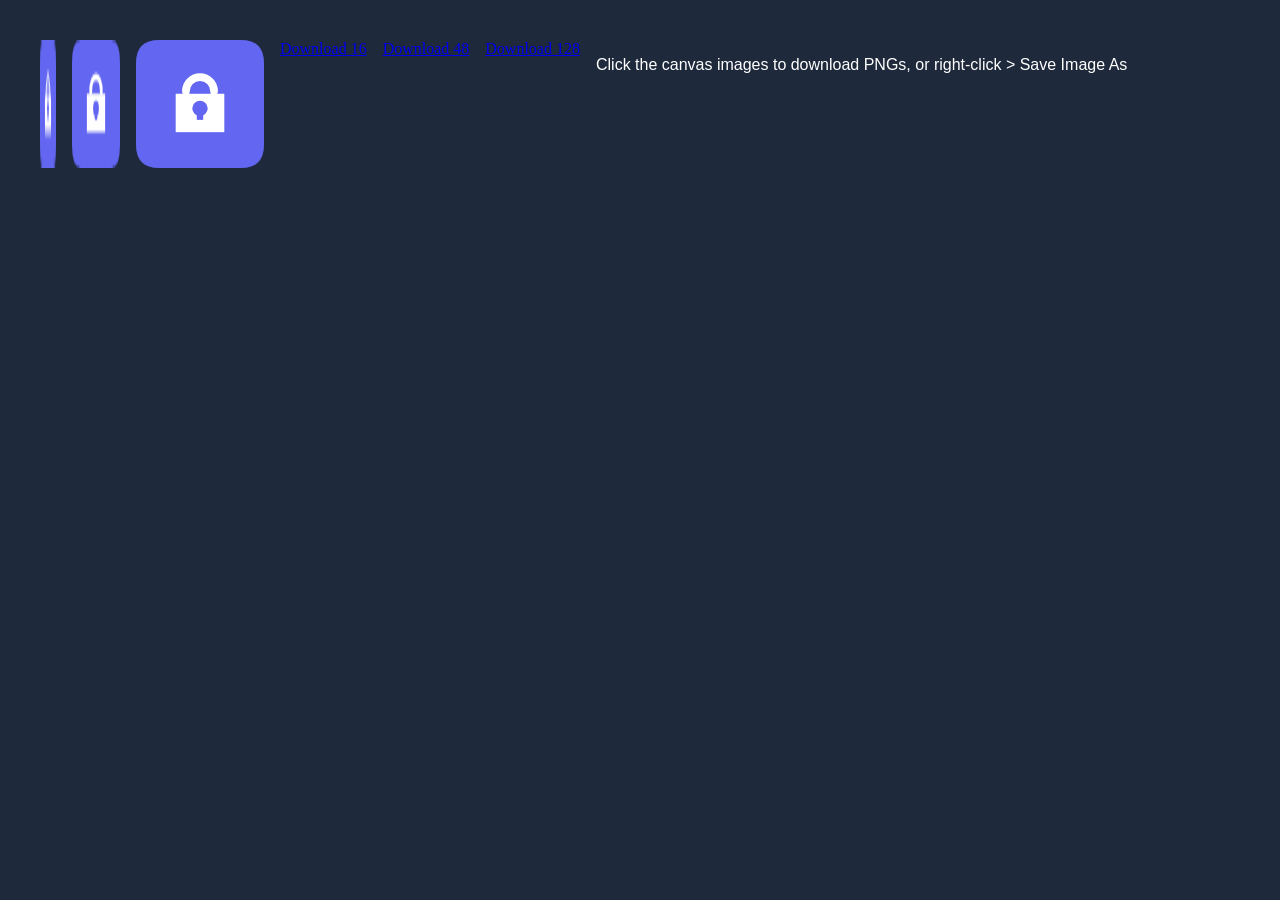
<file: extension/icons/generate.html>
<!DOCTYPE html>
<html><head><title>Icon Generator</title></head>
<body style="background:#1e293b;display:flex;gap:1rem;padding:2rem;">
  <canvas id="c16" width="16" height="16"></canvas>
  <canvas id="c48" width="48" height="48"></canvas>
  <canvas id="c128" width="128" height="128"></canvas>
  <script>
    function drawIcon(canvas) {
      const ctx = canvas.getContext('2d');
      const s = canvas.width;
      const r = s * 0.18;
      // Background
      ctx.fillStyle = '#6366f1';
      ctx.beginPath();
      ctx.moveTo(r, 0); ctx.lineTo(s - r, 0); ctx.quadraticCurveTo(s, 0, s, r);
      ctx.lineTo(s, s - r); ctx.quadraticCurveTo(s, s, s - r, s);
      ctx.lineTo(r, s); ctx.quadraticCurveTo(0, s, 0, s - r);
      ctx.lineTo(0, r); ctx.quadraticCurveTo(0, 0, r, 0);
      ctx.closePath(); ctx.fill();
      // Lock body
      ctx.fillStyle = '#fff';
      const bw = s * 0.38, bh = s * 0.3, bt = s * 0.42;
      ctx.fillRect((s-bw)/2, bt, bw, bh);
      // Lock shackle
      ctx.strokeStyle = '#fff'; ctx.lineWidth = Math.max(s*0.06, 1); ctx.lineCap = 'round';
      ctx.beginPath();
      const sw = s*0.22, sh = s*0.2, st = s*0.2;
      ctx.arc(s/2, st+sh, sw/2, Math.PI, 0);
      ctx.stroke();
      // Keyhole
      ctx.fillStyle = '#6366f1';
      ctx.beginPath();
      ctx.arc(s/2, bt + bh*0.38, s*0.06, 0, Math.PI*2);
      ctx.fill();
      ctx.fillRect(s/2 - s*0.025, bt + bh*0.38, s*0.05, bh*0.3);
    }
    [16,48,128].forEach(s => {
      const c = document.getElementById('c'+s);
      drawIcon(c);
      const a = document.createElement('a');
      a.download = 'icon'+s+'.png';
      a.href = c.toDataURL('image/png');
      a.textContent = 'Download '+s;
      document.body.appendChild(a);
    });
  </script>
  <p style="color:#fff;font-family:sans-serif;">Click the canvas images to download PNGs, or right-click > Save Image As</p>
</body></html>
</file>
<file: styles.css>
/* ===== CSS VARIABLES ===== */
:root {
  --bg-primary: #0f172a;
  --bg-secondary: #1e293b;
  --text-primary: #f1f5f9;
  --text-secondary: #94a3b8;
  --accent: #6366f1;
  --accent-hover: #818cf8;
  --accent-glow: rgba(99, 102, 241, 0.3);
  --glass-bg: rgba(255, 255, 255, 0.04);
  --glass-border: rgba(255, 255, 255, 0.1);
  --glass-blur: 16px;
  --danger: #ef4444;
  --success: #22c55e;
  --warning: #f59e0b;
  --info: #3b82f6;
  --radius: 16px;
  --radius-sm: 10px;
  --shadow: 0 4px 24px rgba(0, 0, 0, 0.2);
  --font: -apple-system, BlinkMacSystemFont, 'Segoe UI', system-ui, Roboto, sans-serif;
  --transition: 0.25s ease;
}

[data-theme="light"] {
  --bg-primary: #f1f5f9;
  --bg-secondary: #e2e8f0;
  --text-primary: #0f172a;
  --text-secondary: #64748b;
  --accent: #4f46e5;
  --accent-hover: #6366f1;
  --accent-glow: rgba(79, 70, 229, 0.2);
  --glass-bg: rgba(255, 255, 255, 0.55);
  --glass-border: rgba(0, 0, 0, 0.08);
}

/* ===== RESET ===== */
*, *::before, *::after { box-sizing: border-box; margin: 0; padding: 0; }
html { scroll-behavior: smooth; -webkit-text-size-adjust: 100%; }

body {
  font-family: var(--font);
  background: var(--bg-primary);
  color: var(--text-primary);
  line-height: 1.6;
  min-height: 100vh;
  min-height: 100dvh;
  overflow-x: hidden;
  -webkit-font-smoothing: antialiased;
  -moz-osx-font-smoothing: grayscale;
}

body::before {
  content: '';
  position: fixed; inset: 0;
  background:
    radial-gradient(ellipse at 25% 15%, var(--accent-glow) 0%, transparent 55%),
    radial-gradient(ellipse at 75% 85%, rgba(139,92,246,0.08) 0%, transparent 55%);
  pointer-events: none; z-index: 0;
}

/* ===== SCROLLBAR ===== */
::-webkit-scrollbar { width: 5px; height: 5px; }
::-webkit-scrollbar-track { background: transparent; }
::-webkit-scrollbar-thumb { background: var(--glass-border); border-radius: 99px; }

/* ===== UTILITIES ===== */
.hidden { display: none !important; }
.text-muted { color: var(--text-secondary) !important; }
.mt-1 { margin-top: 0.5rem; }
.mt-2 { margin-top: 1rem; }
.mb-1 { margin-bottom: 0.5rem; }
.mb-2 { margin-bottom: 1rem; }

/* ===== LINKS ===== */
a { color: var(--accent); text-decoration: none; }
a:hover { text-decoration: underline; }

/* ===== CONTAINER ===== */
.app-container {
  max-width: 1100px;
  margin: 0 auto;
  padding: 0 clamp(12px, 3vw, 24px);
  position: relative;
  z-index: 1;
  padding-bottom: 2rem;
}

/* ===== LOCK SCREEN ===== */
.lock-screen {
  position: fixed; inset: 0; z-index: 10000;
  display: flex; align-items: center; justify-content: center;
  background: var(--bg-primary);
  padding: 1rem;
  overflow-y: auto;
}
.lock-screen::before {
  content: ''; position: absolute; inset: 0;
  background:
    radial-gradient(circle at 30% 30%, var(--accent-glow) 0%, transparent 50%),
    radial-gradient(circle at 70% 70%, rgba(139,92,246,0.12) 0%, transparent 50%);
  pointer-events: none;
}
.lock-card {
  position: relative; max-width: 440px; width: 100%;
  background: var(--glass-bg); backdrop-filter: blur(24px); -webkit-backdrop-filter: blur(24px);
  border: 1px solid var(--glass-border); border-radius: 24px;
  padding: clamp(1.5rem, 5vw, 2.5rem) clamp(1.25rem, 4vw, 2rem);
  text-align: center; box-shadow: var(--shadow);
  animation: lockIn 0.5s ease;
}
@keyframes lockIn {
  from { opacity: 0; transform: scale(0.96) translateY(16px); }
  to   { opacity: 1; transform: none; }
}
.lock-icon { margin-bottom: 0.75rem; }
.lock-icon svg { width: 64px; height: 64px; }
.lock-card h1 {
  font-size: clamp(1.4rem, 5vw, 1.8rem); font-weight: 800;
  background: linear-gradient(135deg, var(--accent), #a78bfa);
  -webkit-background-clip: text; background-clip: text; -webkit-text-fill-color: transparent;
}
.lock-card > p { color: var(--text-secondary); font-size: 0.85rem; margin-bottom: 1.25rem; }
.lock-form { text-align: left; }
.lock-field { margin-bottom: 0.85rem; }
.lock-field label { display: block; font-size: 0.82rem; font-weight: 600; margin-bottom: 0.35rem; }
.lock-field input {
  width: 100%; padding: 0.8rem 0.9rem;
  background: var(--glass-bg); border: 2px solid var(--glass-border); border-radius: 12px;
  color: var(--text-primary); font-size: 1rem; font-family: var(--font);
  transition: border-color 0.25s, box-shadow 0.25s;
}
.lock-field input:focus { outline: none; border-color: var(--accent); box-shadow: 0 0 0 3px var(--accent-glow); }
.lock-hint { display: block; font-size: 0.72rem; color: var(--text-secondary); margin-top: 0.25rem; }
.lock-field button[type="button"] {
  transition: color 0.2s;
}
.lock-field button[type="button"]:hover {
  color: var(--accent) !important;
}
.lock-btn {
  display: flex; align-items: center; justify-content: center; gap: 0.5rem;
  width: 100%; padding: 0.8rem; background: var(--accent); color: #fff;
  border: none; border-radius: 12px; font-size: 0.95rem; font-weight: 700;
  cursor: pointer; font-family: var(--font); transition: all 0.25s; margin-bottom: 0.6rem;
}
.lock-btn:hover { background: var(--accent-hover); transform: translateY(-1px); box-shadow: 0 6px 20px var(--accent-glow); }
.lock-btn:active { transform: translateY(0); }
.lock-btn svg { width: 18px; height: 18px; flex-shrink: 0; }
.lock-btn-secondary { background: transparent; border: 2px solid var(--glass-border); color: var(--text-primary); font-size: 0.85rem; font-weight: 600; }
.lock-btn-secondary:hover { border-color: var(--accent); background: rgba(99,102,241,0.06); }
.lock-divider { text-align: center; margin: 0.4rem 0; position: relative; color: var(--text-secondary); font-size: 0.72rem; }
.lock-divider::before { content:''; position: absolute; top:50%; left:0; right:0; height:1px; background: var(--glass-border); }
.lock-divider span { position: relative; background: var(--bg-primary); padding: 0 0.6rem; }
.lock-badges { display: flex; gap: 0.4rem; justify-content: center; flex-wrap: wrap; margin-top: 1rem; }
.lock-badges span { padding: 0.2rem 0.55rem; background: var(--glass-bg); border: 1px solid var(--glass-border); border-radius: 99px; font-size: 0.65rem; color: var(--text-secondary); }

/* ===== HEADER ===== */
.header {
  position: sticky; top: 0; z-index: 100;
  background: var(--glass-bg); backdrop-filter: blur(var(--glass-blur)); -webkit-backdrop-filter: blur(var(--glass-blur));
  border-bottom: 1px solid var(--glass-border);
  padding: 0 clamp(12px, 3vw, 24px);
}
.header-inner {
  max-width: 1100px; margin: 0 auto;
  display: flex; justify-content: space-between; align-items: center;
  height: 56px;
}
.logo { display: flex; align-items: center; gap: 8px; font-weight: 700; font-size: 1.05rem; }
.logo svg { width: 28px; height: 28px; }
.header-actions { display: flex; align-items: center; gap: 4px; }

/* ===== BUTTONS ===== */
.btn {
  display: inline-flex; align-items: center; gap: 5px;
  padding: 8px 14px; border-radius: var(--radius-sm);
  background: var(--glass-bg); backdrop-filter: blur(8px);
  border: 1px solid var(--glass-border); color: var(--text-primary);
  font-size: 0.82rem; font-family: var(--font); cursor: pointer;
  transition: all var(--transition); white-space: nowrap;
}
.btn:hover { border-color: var(--accent); background: rgba(99,102,241,0.08); }
.btn:active { transform: scale(0.97); }
.btn-primary { background: var(--accent); color: #fff; border-color: var(--accent); font-weight: 600; }
.btn-primary:hover { background: var(--accent-hover); border-color: var(--accent-hover); box-shadow: 0 0 20px var(--accent-glow); }
.btn-success { background: var(--success); color: #000; border-color: var(--success); font-weight: 600; }
.btn-success:hover { opacity: 0.9; }
.btn-danger { background: rgba(239,68,68,0.12); border-color: rgba(239,68,68,0.4); color: var(--danger); }
.btn-danger:hover { background: rgba(239,68,68,0.2); }
.btn-secondary { background: var(--glass-bg); border-color: var(--glass-border); }
.btn-icon {
  width: 36px; height: 36px; padding: 0; display: inline-flex;
  align-items: center; justify-content: center; border-radius: 10px;
  background: var(--glass-bg); border: 1px solid var(--glass-border);
  color: var(--text-secondary); cursor: pointer; transition: all var(--transition);
}
.btn-icon:hover { border-color: var(--accent); color: var(--text-primary); }
.btn-sm { padding: 5px 10px; font-size: 0.78rem; }
.btn-sm.btn-icon { width: 30px; height: 30px; }

/* ===== HERO ===== */
.hero { padding: clamp(24px, 5vw, 48px) 0 clamp(16px, 3vw, 24px); text-align: center; }
.hero h1 { font-size: clamp(1.3rem, 4.5vw, 2.2rem); font-weight: 800; line-height: 1.2; margin-bottom: 0.5rem; }
.hero p { color: var(--text-secondary); max-width: 640px; margin: 0 auto 1rem; font-size: clamp(0.82rem, 2.5vw, 1rem); }
.badge-row { display: flex; justify-content: center; gap: 6px; flex-wrap: wrap; }
.badge {
  background: var(--glass-bg); backdrop-filter: blur(8px);
  border: 1px solid var(--glass-border); padding: 4px 12px; border-radius: 99px;
  font-size: clamp(0.65rem, 2vw, 0.78rem); white-space: nowrap;
}

/* ===== TAB NAV ===== */
.tab-nav {
  display: flex; gap: 3px; padding: 4px; overflow-x: auto; -webkit-overflow-scrolling: touch;
  background: var(--glass-bg); backdrop-filter: blur(var(--glass-blur));
  border: 1px solid var(--glass-border); border-radius: 14px; margin-bottom: 1rem;
  scrollbar-width: none;
}
.tab-nav::-webkit-scrollbar { display: none; }
.tab-btn {
  display: flex; align-items: center; gap: 4px;
  padding: 8px clamp(8px, 2.5vw, 14px); border: none; border-radius: var(--radius-sm);
  background: transparent; color: var(--text-secondary); font-size: clamp(0.7rem, 2vw, 0.82rem);
  font-weight: 500; cursor: pointer; transition: all var(--transition);
  white-space: nowrap; font-family: var(--font);
}
.tab-btn svg { width: 14px; height: 14px; flex-shrink: 0; }
.tab-btn:hover { color: var(--text-primary); background: rgba(255,255,255,0.04); }
.tab-btn.active { background: var(--accent); color: #fff; box-shadow: 0 0 12px var(--accent-glow); }

/* ===== STATS BAR ===== */
.stats-bar {
  display: grid; grid-template-columns: repeat(auto-fit, minmax(90px, 1fr));
  gap: 8px; padding: clamp(12px, 3vw, 20px);
  backdrop-filter: blur(var(--glass-blur)); border-radius: var(--radius);
  border: 1px solid var(--glass-border); margin-bottom: 1rem;
}
.stat-item { text-align: center; padding: 8px 4px; }
.stat-value { font-size: clamp(1.3rem, 4vw, 1.8rem); font-weight: 800; color: var(--accent); }
.stat-label { font-size: clamp(0.6rem, 2vw, 0.72rem); color: var(--text-secondary); }

/* ===== GLASS CARD ===== */
.glass-card {
  background: var(--glass-bg); backdrop-filter: blur(var(--glass-blur));
  border: 1px solid var(--glass-border); border-radius: var(--radius);
  padding: clamp(14px, 3vw, 24px); margin-bottom: 1rem;
  box-shadow: var(--shadow);
}
.section-title {
  display: flex; align-items: center; gap: 8px;
  font-size: clamp(0.9rem, 3vw, 1.15rem); font-weight: 700; margin-bottom: 1rem;
}
.section-title svg { width: 20px; height: 20px; flex-shrink: 0; color: var(--accent); }

/* ===== UPLOAD AREA ===== */
.upload-area {
  border: 2px dashed var(--glass-border); border-radius: var(--radius);
  padding: clamp(24px, 6vw, 48px) clamp(16px, 4vw, 24px);
  text-align: center; cursor: pointer; transition: all var(--transition);
  position: relative;
}
.upload-area:hover, .upload-area.dragover { border-color: var(--accent); background: rgba(99,102,241,0.06); }
.upload-area input[type="file"] { position: absolute; inset: 0; opacity: 0; cursor: pointer; }
.upload-icon { color: var(--text-secondary); margin-bottom: 0.5rem; }
.upload-icon svg { width: 40px; height: 40px; }
.upload-area h3 { font-size: clamp(0.85rem, 2.5vw, 1rem); margin-bottom: 0.25rem; }
.upload-area p { color: var(--text-secondary); font-size: clamp(0.72rem, 2vw, 0.85rem); }

/* ===== CONTROLS ===== */
.controls-row {
  display: flex; gap: 0.75rem; flex-wrap: wrap; align-items: flex-end;
}
.control-group { flex: 1; min-width: 140px; }
.control-group label { display: block; font-size: 0.78rem; color: var(--text-secondary); margin-bottom: 4px; font-weight: 500; }
select, input[type="text"], input[type="password"] {
  width: 100%; padding: 9px 12px;
  background: var(--glass-bg); border: 1px solid var(--glass-border);
  border-radius: var(--radius-sm); color: var(--text-primary);
  font-size: 0.85rem; font-family: var(--font); transition: border-color 0.2s;
  -webkit-appearance: none; appearance: none;
}
select { background-image: url("data:image/svg+xml,%3Csvg xmlns='http://www.w3.org/2000/svg' width='12' height='12' viewBox='0 0 24 24' fill='none' stroke='%2394a3b8' stroke-width='2'%3E%3Cpolyline points='6 9 12 15 18 9'/%3E%3C/svg%3E"); background-repeat: no-repeat; background-position: right 10px center; padding-right: 28px; }
select:focus, input:focus { outline: none; border-color: var(--accent); }

/* ===== TOGGLE ===== */
.toggle-wrapper { display: flex; align-items: center; gap: 8px; cursor: pointer; }
.toggle { position: relative; width: 40px; height: 22px; flex-shrink: 0; }
.toggle input { opacity: 0; width: 0; height: 0; }
.toggle-slider {
  position: absolute; inset: 0; background: var(--glass-border);
  border-radius: 99px; transition: 0.3s; cursor: pointer;
}
.toggle-slider::before {
  content: ''; position: absolute; left: 3px; top: 3px;
  width: 16px; height: 16px; background: #fff; border-radius: 50%; transition: 0.3s;
}
.toggle input:checked + .toggle-slider { background: var(--accent); }
.toggle input:checked + .toggle-slider::before { transform: translateX(18px); }
.toggle-label { font-size: 0.82rem; color: var(--text-primary); }

/* ===== PROGRESS ===== */
.progress-container { width: 100%; margin: 0.75rem 0; display: none; }
.progress-container.active { display: block; }
.progress-bar { width: 100%; height: 5px; background: var(--glass-border); border-radius: 99px; overflow: hidden; }
.progress-fill { height: 100%; background: linear-gradient(90deg, var(--accent), var(--accent-hover)); border-radius: 99px; width: 0; transition: width 0.4s ease; }
.progress-text { font-size: 0.78rem; color: var(--text-secondary); margin-top: 4px; }

/* ===== ENCRYPTION PANEL ===== */
.encryption-panel { display: none; margin-top: 0.75rem; }
.encryption-panel.active { display: block; }

/* ===== ENTRY ROWS ===== */
.entry-row {
  display: grid;
  grid-template-columns: 24px 1fr auto auto;
  gap: clamp(6px, 2vw, 12px);
  align-items: center;
  padding: 10px 12px;
  border-bottom: 1px solid var(--glass-border);
  font-size: 0.82rem;
  transition: background 0.2s;
}
.entry-row:last-child { border-bottom: none; }
.entry-row:hover { background: rgba(255,255,255,0.02); }
.entry-row.highlight { background: rgba(99,102,241,0.06); }
.entry-checkbox { width: 16px; height: 16px; accent-color: var(--danger); cursor: pointer; }
.entry-source {
  display: inline-block; padding: 1px 6px; border-radius: 4px;
  font-size: 0.68rem; background: rgba(99,102,241,0.1); color: var(--accent);
  font-weight: 600; margin-bottom: 2px;
}
.entry-url { font-weight: 600; color: var(--accent); word-break: break-all; font-size: 0.82rem; }
.entry-user { color: var(--text-secondary); font-size: 0.8rem; }
.entry-password .masked {
  font-family: monospace; letter-spacing: 2px; cursor: pointer; user-select: none;
  color: var(--text-secondary); font-size: 0.8rem;
}
.entry-actions { display: flex; gap: 4px; align-items: center; }
.entry-edit-btn {
  width: 26px; height: 26px; padding: 0;
  display: flex; align-items: center; justify-content: center;
  border-radius: 6px; background: var(--glass-bg);
  border: 1px solid var(--glass-border); color: var(--text-secondary);
  cursor: pointer; transition: all 0.2s;
}
.entry-edit-btn:hover { background: var(--accent); color: #fff; border-color: var(--accent); }
.entry-edit-btn svg { width: 12px; height: 12px; }
.entries-header {
  display: grid;
  grid-template-columns: 24px 1fr auto auto auto auto;
  gap: clamp(6px, 2vw, 12px);
  padding: 8px 12px; font-size: 0.7rem; color: var(--text-secondary);
  text-transform: uppercase; letter-spacing: 0.04em; font-weight: 700;
  border-bottom: 2px solid var(--glass-border);
}

/* ===== STRENGTH DOTS ===== */
.strength-dot { display: inline-block; width: 8px; height: 8px; border-radius: 50%; vertical-align: middle; }
.strength-dot.weak { background: var(--danger); }
.strength-dot.fair { background: var(--warning); }
.strength-dot.good { background: #22d3ee; }
.strength-dot.strong { background: var(--success); }

/* ===== DUPLICATE GROUPS ===== */
.duplicate-group { margin-bottom: 0.5rem; border-radius: var(--radius-sm); overflow: hidden; }
.duplicate-group-header {
  display: flex; justify-content: space-between; align-items: center;
  padding: 10px 14px; cursor: pointer; transition: background 0.2s;
  background: rgba(255,255,255,0.02);
}
.duplicate-group-header:hover { background: rgba(255,255,255,0.05); }
.group-info { display: flex; align-items: center; gap: 8px; flex-wrap: wrap; }
.group-badge { padding: 2px 8px; border-radius: 99px; font-size: 0.72rem; font-weight: 700; background: rgba(239,68,68,0.12); color: var(--danger); }
.group-domain { font-weight: 600; font-size: 0.85rem; }
.group-count { color: var(--text-secondary); font-size: 0.75rem; }
.chevron { transition: transform 0.25s; color: var(--text-secondary); width: 18px; height: 18px; flex-shrink: 0; }
.chevron.open { transform: rotate(180deg); }
.duplicate-group-body { padding: 0 8px 8px; }
.group-actions { display: flex; gap: 4px; flex-wrap: wrap; padding: 8px 0; }
.duplicate-group-body.collapsed { display: none; }

/* ===== EMPTY STATE ===== */
.empty-state { text-align: center; padding: 2rem 1rem; }
.empty-state svg { width: 48px; height: 48px; color: var(--success); margin-bottom: 0.5rem; }
.empty-state h3 { margin-bottom: 0.25rem; }
.empty-state p { color: var(--text-secondary); font-size: 0.85rem; }

/* ===== MODAL ===== */
.modal-overlay {
  position: fixed; inset: 0; z-index: 5000;
  background: rgba(0,0,0,0.5); backdrop-filter: blur(4px);
  display: flex; align-items: center; justify-content: center;
  padding: 1rem; opacity: 0; visibility: hidden; transition: all 0.3s;
}
.modal-overlay.active { opacity: 1; visibility: visible; }
.modal {
  background: var(--bg-secondary); border: 1px solid var(--glass-border);
  border-radius: var(--radius); padding: clamp(1.25rem, 4vw, 2rem);
  max-width: 480px; width: 100%; max-height: 90vh; overflow-y: auto;
  box-shadow: var(--shadow);
}
.modal h2 { font-size: 1.15rem; margin-bottom: 1rem; }
.form-group { margin-bottom: 0.75rem; }
.form-group label { display: block; font-size: 0.78rem; color: var(--text-secondary); margin-bottom: 3px; }
.modal-actions { display: flex; gap: 0.5rem; justify-content: flex-end; margin-top: 1rem; flex-wrap: wrap; }

/* ===== TOAST ===== */
.toast-container {
  position: fixed; top: 64px; right: 12px; left: 12px;
  z-index: 9999; display: flex; flex-direction: column; gap: 6px;
  pointer-events: none;
}
@media (min-width: 640px) {
  .toast-container { left: auto; right: 16px; max-width: 380px; }
}
.toast {
  padding: 10px 16px; border-radius: var(--radius-sm); font-size: 0.82rem;
  backdrop-filter: blur(12px); border: 1px solid var(--glass-border);
  animation: toastIn 0.3s ease; pointer-events: auto;
  box-shadow: var(--shadow); word-break: break-word;
}
.toast strong { margin-right: 4px; }
.toast-success { background: rgba(34,197,94,0.15); border-color: rgba(34,197,94,0.4); color: var(--success); }
.toast-error { background: rgba(239,68,68,0.15); border-color: rgba(239,68,68,0.4); color: var(--danger); }
.toast-warning { background: rgba(245,158,11,0.15); border-color: rgba(245,158,11,0.4); color: var(--warning); }
.toast-info { background: rgba(59,130,246,0.15); border-color: rgba(59,130,246,0.4); color: var(--info); }
@keyframes toastIn { from { transform: translateY(-8px); opacity: 0; } to { transform: none; opacity: 1; } }

/* ===== SHARE BUTTONS ===== */
.share-buttons { display: flex; gap: 4px; flex-wrap: wrap; margin-top: 6px; }
.share-btn {
  display: inline-flex; align-items: center; gap: 4px;
  padding: 5px 10px; border-radius: 6px; border: 1px solid var(--glass-border);
  background: var(--glass-bg); color: var(--text-secondary);
  font-size: 0.75rem; cursor: pointer; font-family: var(--font); transition: all 0.2s;
}
.share-btn:hover { border-color: var(--accent); color: var(--text-primary); }
.share-btn svg { width: 14px; height: 14px; }

/* ===== FOOTER ===== */
.footer {
  margin-top: 2rem; padding-top: 1.5rem;
  border-top: 1px solid var(--glass-border);
  background: var(--glass-bg); backdrop-filter: blur(8px);
}
.footer-content {
  max-width: 1100px; margin: 0 auto;
  display: grid; grid-template-columns: repeat(auto-fit, minmax(200px, 1fr));
  gap: clamp(1rem, 4vw, 2rem);
  padding: 0 clamp(12px, 3vw, 24px) 1.5rem;
}
.footer-section h4 { font-size: 0.85rem; font-weight: 700; color: var(--accent); margin-bottom: 0.5rem; }
.footer-section a {
  display: flex; align-items: center; gap: 6px;
  color: var(--text-secondary); font-size: 0.8rem; padding: 3px 0; transition: color 0.2s;
}
.footer-section a:hover { color: var(--accent); text-decoration: none; }
.footer-section a svg { width: 14px; height: 14px; flex-shrink: 0; }
.footer-bottom {
  text-align: center; padding: 12px clamp(12px, 3vw, 24px);
  border-top: 1px solid var(--glass-border); font-size: 0.72rem; color: var(--text-secondary);
}

/* ===== HEALTH ===== */
.health-grid { display: grid; grid-template-columns: repeat(auto-fill, minmax(140px, 1fr)); gap: 0.75rem; }
.health-card { text-align: center; padding: clamp(12px, 3vw, 20px); }
.health-value { font-size: clamp(1.5rem, 5vw, 2rem); font-weight: 800; color: var(--accent); }
.health-label { font-size: 0.78rem; font-weight: 600; }
.health-detail { font-size: 0.68rem; color: var(--text-secondary); }
.health-icon svg { width: 28px; height: 28px; }
.health-ring { position: relative; width: 100px; height: 100px; margin: 0 auto 0.25rem; }
.health-ring svg { width: 100%; height: 100%; }
.health-score-text {
  position: absolute; top: 50%; left: 50%; transform: translate(-50%, -50%);
  font-size: 1.6rem; font-weight: 800; color: var(--accent);
}

/* ===== GENERATOR ===== */
.generator-output { display: flex; gap: 0.5rem; align-items: center; }
.gen-output {
  flex: 1; padding: 0.75rem 0.9rem !important;
  font-family: 'Courier New', Courier, monospace !important;
  font-size: clamp(0.9rem, 3vw, 1.05rem); letter-spacing: 1px;
}
.gen-actions { display: flex; gap: 4px; flex-shrink: 0; }
.gen-strength-bar { position: relative; height: 5px; background: var(--glass-border); border-radius: 99px; margin: 0.5rem 0; overflow: hidden; }
.gen-strength-fill { height: 100%; border-radius: 99px; transition: width 0.5s, background 0.5s; width: 0; }
.gen-strength-label { position: absolute; right: 0; top: -18px; font-size: 0.7rem; font-weight: 700; }
.gen-options { display: grid; grid-template-columns: repeat(auto-fill, minmax(180px, 1fr)); gap: 0.6rem; }
.gen-history-item {
  display: flex; align-items: center; gap: 0.5rem;
  padding: 0.4rem 0.6rem; background: var(--glass-bg);
  border: 1px solid var(--glass-border); border-radius: var(--radius-sm);
  margin-bottom: 0.4rem; font-family: 'Courier New', monospace;
  font-size: 0.8rem; word-break: break-all;
}

/* ===== ANALYZER ===== */
.analyzer-result { padding: 1rem; background: var(--glass-bg); border: 1px solid var(--glass-border); border-radius: var(--radius-sm); }
.analyzer-score-row { display: flex; align-items: center; gap: 1rem; margin-bottom: 1rem; flex-wrap: wrap; }
.analyzer-score-ring {
  width: 72px; height: 72px; border-radius: 50%;
  display: flex; align-items: center; justify-content: center;
  font-size: 1.4rem; font-weight: 800; flex-shrink: 0;
  border: 4px solid var(--glass-border); transition: border-color 0.5s;
}
.analyzer-rating { font-size: 1.1rem; font-weight: 700; }
.analyzer-crack-time { font-size: 0.8rem; color: var(--text-secondary); }
.analyzer-checks { display: grid; grid-template-columns: repeat(auto-fill, minmax(200px, 1fr)); gap: 0.4rem; }
.analyzer-check { display: flex; align-items: center; gap: 0.3rem; font-size: 0.8rem; padding: 0.2rem 0; }
.analyzer-check svg { width: 14px; height: 14px; flex-shrink: 0; }
.analyzer-check.pass { color: var(--success); }
.analyzer-check.fail { color: var(--danger); }
.analyzer-suggestions { padding: 0.6rem; background: rgba(239,68,68,0.04); border: 1px solid rgba(239,68,68,0.12); border-radius: var(--radius-sm); font-size: 0.8rem; color: var(--text-secondary); }

/* ===== TOOLS ===== */
.tool-section { padding: 1rem 0; border-bottom: 1px solid var(--glass-border); }
.tool-section:last-child { border-bottom: none; }
.tool-section h4 { font-size: 0.92rem; font-weight: 700; margin-bottom: 0.3rem; }
.shortcuts-grid { display: grid; grid-template-columns: repeat(auto-fill, minmax(200px, 1fr)); gap: 0.4rem; margin-top: 0.5rem; }
.shortcut-item { display: flex; align-items: center; gap: 0.25rem; font-size: 0.8rem; color: var(--text-secondary); }
kbd {
  display: inline-block; padding: 0.1rem 0.4rem;
  background: var(--glass-bg); border: 1px solid var(--glass-border);
  border-radius: 4px; font-size: 0.68rem; font-weight: 600;
  font-family: var(--font); box-shadow: 0 1px 2px rgba(0,0,0,0.15);
}

/* ===== STATS DETAIL ===== */
.stats-detail-grid { display: grid; grid-template-columns: repeat(auto-fill, minmax(230px, 1fr)); gap: 0.75rem; }
.stat-detail-card { padding: 0.75rem; }
.stat-detail-card h4 { font-size: 0.82rem; font-weight: 700; margin-bottom: 0.5rem; }
.stat-bar-item { display: flex; align-items: center; gap: 0.4rem; margin-bottom: 0.4rem; font-size: 0.78rem; }
.stat-bar-label { min-width: 80px; color: var(--text-secondary); white-space: nowrap; overflow: hidden; text-overflow: ellipsis; }
.stat-bar-track { flex: 1; height: 6px; background: var(--glass-border); border-radius: 99px; overflow: hidden; }
.stat-bar-fill { height: 100%; background: var(--accent); border-radius: 99px; transition: width 0.5s; }
.stat-bar-count { min-width: 24px; text-align: right; font-weight: 600; font-size: 0.72rem; color: var(--text-secondary); }

/* ===== FADE IN ===== */
.fade-in { animation: fadeIn 0.3s ease; }
@keyframes fadeIn { from { opacity: 0; transform: translateY(6px); } to { opacity: 1; transform: none; } }

/* ===== RESPONSIVE MOBILE FIRST ===== */

/* Small phones < 400px */
@media (max-width: 399px) {
  .header-inner { height: 48px; }
  .logo { font-size: 0.92rem; }
  .logo svg { width: 24px; height: 24px; }
  .btn-sm { padding: 4px 7px; font-size: 0.7rem; }
  .tab-btn { padding: 6px 6px; font-size: 0.65rem; }
  .tab-btn svg { display: none; }
  .controls-row { flex-direction: column; }
  .control-group { min-width: 100%; }
  .entry-row { grid-template-columns: 20px 1fr; }
  .entry-user, .entry-actions, .entry-password { grid-column: 2; }
  .entries-header { display: none; }
  .hero h1 { font-size: 1.15rem; }
  .badge { font-size: 0.6rem; padding: 2px 7px; }
  .health-grid { grid-template-columns: repeat(2, 1fr); }
  .gen-options { grid-template-columns: 1fr; }
  .analyzer-score-row { justify-content: center; text-align: center; }
  .analyzer-checks { grid-template-columns: 1fr; }
  .stats-detail-grid { grid-template-columns: 1fr; }
  .shortcuts-grid { grid-template-columns: 1fr; }
  .footer-content { grid-template-columns: 1fr; }
  .duplicate-group-header { flex-direction: column; align-items: flex-start; gap: 4px; }
  .group-actions { width: 100%; }
  .group-actions .btn { flex: 1; justify-content: center; }
  .lock-card { padding: 1.25rem 1rem; border-radius: 18px; }
  .lock-icon svg { width: 48px; height: 48px; }
  .lock-field input { padding: 0.7rem; font-size: 0.9rem; }
  .upload-area { padding: 20px 12px; }
  .upload-icon svg { width: 32px; height: 32px; }
}

/* Phones 400-639px */
@media (min-width: 400px) and (max-width: 639px) {
  .controls-row { flex-wrap: wrap; }
  .control-group { min-width: 45%; }
  .entry-row { grid-template-columns: 20px 1fr auto; }
  .entries-header { grid-template-columns: 20px 1fr auto; }
  .entry-user { grid-column: 2; }
  .health-grid { grid-template-columns: repeat(2, 1fr); }
  .gen-options { grid-template-columns: repeat(2, 1fr); }
  .analyzer-checks { grid-template-columns: repeat(2, 1fr); }
  .stats-detail-grid { grid-template-columns: 1fr; }
  .footer-content { grid-template-columns: 1fr 1fr; }
}

/* Tablets 640-959px */
@media (min-width: 640px) and (max-width: 959px) {
  .control-group { min-width: 200px; }
  .health-grid { grid-template-columns: repeat(3, 1fr); }
  .gen-options { grid-template-columns: repeat(3, 1fr); }
  .analyzer-checks { grid-template-columns: repeat(3, 1fr); }
  .stats-detail-grid { grid-template-columns: repeat(2, 1fr); }
  .footer-content { grid-template-columns: repeat(3, 1fr); }
}

/* Desktop 960px+ */
@media (min-width: 960px) {
  .health-grid { grid-template-columns: repeat(3, 1fr); }
  .gen-options { grid-template-columns: repeat(4, 1fr); }
  .analyzer-checks { grid-template-columns: repeat(4, 1fr); }
  .stats-detail-grid { grid-template-columns: repeat(4, 1fr); }
  .footer-content { grid-template-columns: repeat(3, 1fr); }
}

/* ===== TOUCH TARGETS (accessibility) ===== */
@media (pointer: coarse) {
  .btn, .tab-btn, .share-btn, .lock-btn { min-height: 40px; }
  .btn-sm { min-height: 34px; }
  .btn-icon { width: 40px; height: 40px; }
  select, input[type="text"], input[type="password"] { min-height: 42px; font-size: 16px; }
  .entry-checkbox { width: 20px; height: 20px; }
}

/* ===== PRINT ===== */
@media print {
  .header, .tab-nav, .hero, .toast-container, .lock-screen, .modal-overlay,
  .btn, button, .share-buttons, .upload-area, .progress-container { display: none !important; }
  body { background: #fff; color: #000; }
  .glass-card, .card { border: 1px solid #ccc; background: #fff; backdrop-filter: none; }
}

/* ===== SAFE AREA (notch phones) ===== */
@supports (padding: env(safe-area-inset-bottom)) {
  .footer-bottom { padding-bottom: calc(12px + env(safe-area-inset-bottom)); }
  .lock-card { margin-bottom: env(safe-area-inset-bottom); }
}

/* ===== REDUCED MOTION ===== */
@media (prefers-reduced-motion: reduce) {
  *, *::before, *::after { animation-duration: 0.01ms !important; transition-duration: 0.01ms !important; }
}

/* ===== TERMINAL ===== */
.terminal-wrap {
  background: #0a0a0a;
  border-radius: 12px;
  overflow: hidden;
  border: 1px solid rgba(0,255,100,0.15);
  font-size: 0.78rem;
  box-shadow: inset 0 2px 12px rgba(0,0,0,0.4);
}

[data-theme="light"] .terminal-wrap {
  background: #1a1a2e;
}

.terminal-header {
  display: flex;
  align-items: center;
  gap: 8px;
  padding: 8px 14px;
  background: rgba(0,255,100,0.06);
  border-bottom: 1px solid rgba(0,255,100,0.1);
  color: #4ade80;
  font-size: 0.72rem;
  font-weight: 600;
}

.terminal-header span:first-child {
  color: #ef4444;
  letter-spacing: 4px;
}

.terminal-body {
  padding: 12px 14px;
  color: #4ade80;
  font-family: 'SF Mono', 'Fira Code', 'Cascadia Code', 'Consolas', monospace;
  white-space: pre-wrap;
  word-break: break-all;
  max-height: 420px;
  overflow-y: auto;
  line-height: 1.6;
  margin: 0;
  font-size: 0.72rem;
  scrollbar-width: thin;
  scrollbar-color: #333 #111;
}

.terminal-body::-webkit-scrollbar { width: 4px; }
.terminal-body::-webkit-scrollbar-track { background: #111; }
.terminal-body::-webkit-scrollbar-thumb { background: #333; border-radius: 99px; }

/* ===== LOCK SCREEN RESPONSIVE ===== */
@media (max-width: 480px) {
  .lock-card { border-radius: 20px; }
  .lock-icon svg { width: 52px; height: 52px; }
  .lock-btn { padding: 0.7rem; font-size: 0.88rem; }
  .lock-field input { padding: 0.7rem; font-size: 16px; /* prevents iOS zoom */ }
  .lock-badges span { font-size: 0.6rem; padding: 2px 5px; }
}

@media (min-width: 481px) {
  .lock-card { max-width: 460px; }
}

/* ===== IMPORT INPUTS font-size:16px prevents iOS auto-zoom ===== */
@media (pointer: coarse) {
  input[type="text"],
  input[type="password"],
  input[type="search"],
  select,
  textarea {
    font-size: 16px !important;
  }
}
</file>
